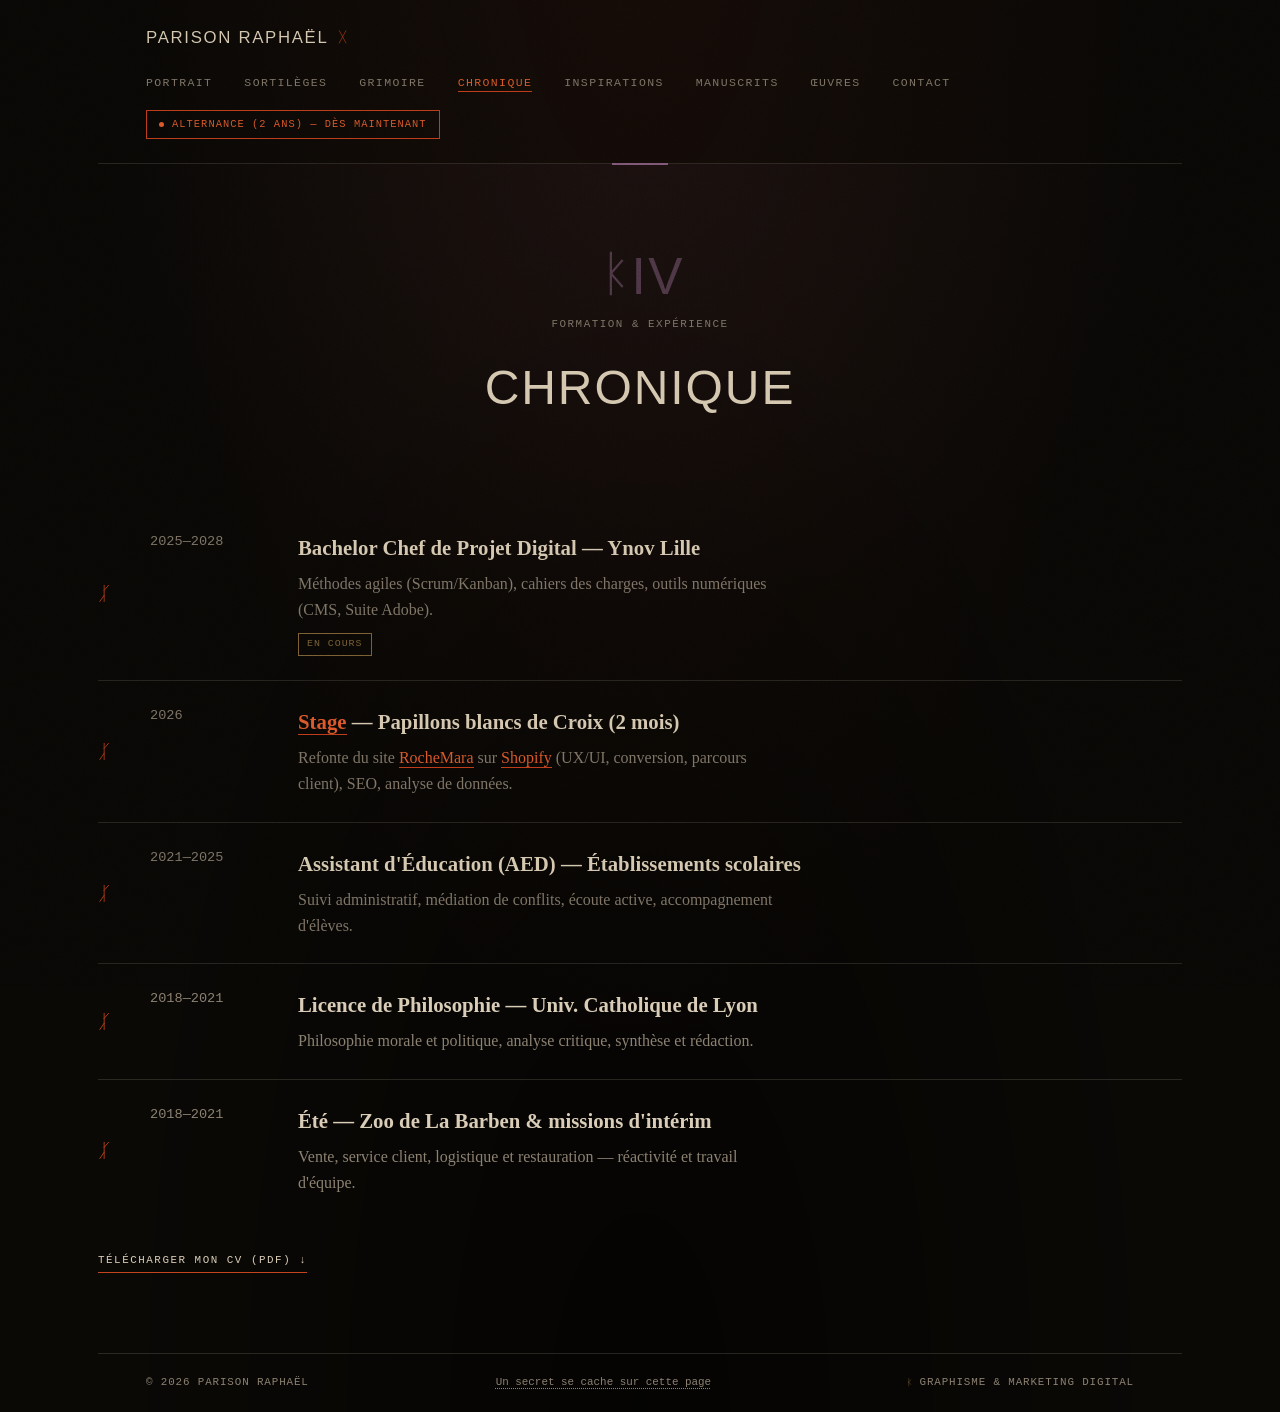
<file: chronique.html>
<!DOCTYPE html>
<html lang="fr">
<head>
<meta charset="UTF-8">
<meta name="viewport" content="width=device-width, initial-scale=1.0">
<link rel="icon" href="data:image/svg+xml,%3Csvg xmlns='http://www.w3.org/2000/svg' viewBox='0 0 100 100'%3E%3Crect width='100' height='100' fill='%230B0906'/%3E%3Ccircle cx='50' cy='50' r='38' fill='none' stroke='%23C4441E' stroke-width='4'/%3E%3Cpath d='M50 30 L50 70 M50 38 L62 30 M50 38 L38 30' fill='none' stroke='%23D9CDB8' stroke-width='4' stroke-linecap='square'/%3E%3C/svg%3E">
<meta name="description" content="Chronique — formation et expérience professionnelle de Parison Raphaël, du Bachelor Chef de Projet Digital à ses stages.">
<title>Chronique — Parison Raphaël</title>
<link rel="stylesheet" href="style.css">
</head>
<body>

<svg width="0" height="0" style="position:absolute" aria-hidden="true">
  <filter id="grainFilter">
    <feTurbulence type="fractalNoise" baseFrequency="0.85" numOctaves="2" stitchTiles="stitch" result="noise"/>
    <feColorMatrix in="noise" type="matrix" values="0 0 0 0 0  0 0 0 0 0  0 0 0 0 0  0 0 0 0.5 0"/>
  </filter>
  <defs>
    <path id="rune-a" d="M0,-13 L0,13 M0,-5 L7,-13 M0,3 L-7,13"/>
    <path id="rune-b" d="M-7,-13 L7,13 M7,-13 L-7,13"/>
    <path id="rune-c" d="M0,-13 L0,13 M0,0 L7,-8 M0,0 L7,8"/>
  </defs>
</svg>
<div class="grain"></div>

<div class="page">
  <header class="nav">
    <a href="index.html" class="nav__mark">Parison Raphaël<svg class="rune-mark nav__rune" viewBox="-10 -18 20 36"><use href="#rune-b"/></svg></a>
    <ul class="nav__links">
      <li><a href="portrait.html">Portrait</a></li>
      <li><a href="sortileges.html">Sortilèges</a></li>
      <li><a href="grimoire.html">Grimoire</a></li>
      <li><a href="chronique.html" class="is-active">Chronique</a></li>
      <li><a href="inspirations.html">Inspirations</a></li>
      <li><a href="manuscrits.html">Manuscrits</a></li>
      <li><a href="favorites.html">Œuvres</a></li>
      <li><a href="contact.html">Contact</a></li>
    </ul>
    <span class="tag"><span class="tag__dot"></span>Alternance (2 ans) — dès maintenant</span>
  </header>

  <section class="chronique accent-violet" id="chronique">
    <div class="section-head reveal" style="padding-top:0;">
      <span class="section-num"><svg class="rune-mark" viewBox="-10 -18 20 36"><use href="#rune-c"/></svg>IV</span>
      <span class="mono">Formation &amp; expérience</span>
      <h2 class="display">Chronique</h2>
    </div>
    <ul class="chronique-list">
      <li class="chronique-item reveal">
        <span class="chronique__dagger"><svg class="rune-mark" viewBox="-10 -18 20 36"><use href="#rune-a"/></svg></span>
        <span class="chronique__dates">2025—2028</span>
        <div>
          <h3 class="chronique__title">Bachelor Chef de Projet Digital — Ynov Lille</h3>
          <p class="chronique__desc">Méthodes agiles (Scrum/Kanban), cahiers des charges, outils numériques (CMS, Suite Adobe).</p>
          <span class="chronique__tag">En cours</span>
        </div>
      </li>
      <li class="chronique-item reveal">
        <span class="chronique__dagger"><svg class="rune-mark" viewBox="-10 -18 20 36"><use href="#rune-a"/></svg></span>
        <span class="chronique__dates">2026</span>
        <div>
          <h3 class="chronique__title"><span class="hl">Stage</span> — Papillons blancs de Croix (2 mois)</h3>
          <p class="chronique__desc">Refonte du site <span class="hl">RocheMara</span> sur <span class="hl">Shopify</span> (UX/UI, conversion, parcours client), SEO, analyse de données.</p>
        </div>
      </li>
      <li class="chronique-item reveal">
        <span class="chronique__dagger"><svg class="rune-mark" viewBox="-10 -18 20 36"><use href="#rune-a"/></svg></span>
        <span class="chronique__dates">2021—2025</span>
        <div>
          <h3 class="chronique__title">Assistant d'Éducation (AED) — Établissements scolaires</h3>
          <p class="chronique__desc">Suivi administratif, médiation de conflits, écoute active, accompagnement d'élèves.</p>
        </div>
      </li>
      <li class="chronique-item reveal">
        <span class="chronique__dagger"><svg class="rune-mark" viewBox="-10 -18 20 36"><use href="#rune-a"/></svg></span>
        <span class="chronique__dates">2018—2021</span>
        <div>
          <h3 class="chronique__title">Licence de Philosophie — Univ. Catholique de Lyon</h3>
          <p class="chronique__desc">Philosophie morale et politique, analyse critique, synthèse et rédaction.</p>
        </div>
      </li>
      <li class="chronique-item reveal">
        <span class="chronique__dagger"><svg class="rune-mark" viewBox="-10 -18 20 36"><use href="#rune-a"/></svg></span>
        <span class="chronique__dates">2018—2021</span>
        <div>
          <h3 class="chronique__title">Été — Zoo de La Barben &amp; missions d'intérim</h3>
          <p class="chronique__desc">Vente, service client, logistique et restauration — réactivité et travail d'équipe.</p>
        </div>
      </li>
    </ul>
    <a class="cv-link mono reveal" href="cv.pdf" target="_blank" rel="noopener">Télécharger mon CV (PDF) ↓</a>
  </section>

  <footer>
    <span>© 2026 Parison Raphaël</span>
    <button type="button" class="footer__hint" aria-expanded="false">Un secret se cache sur cette page</button>
    <span><svg class="rune-mark footer__rune" viewBox="-10 -18 20 36" aria-hidden="true"><use href="#rune-c"/></svg>Graphisme &amp; marketing digital</span>
  </footer>
</div>

<div class="snake-overlay" id="snakeOverlay" hidden>
  <div class="snake-modal">
    <div class="snake-modal__head">
      <span class="mono">Rituel — Le Serpent</span>
      <button class="snake-close" id="snakeClose" aria-label="Fermer">✕</button>
    </div>
    <canvas id="snakeCanvas" width="300" height="300"></canvas>
    <p class="mono" id="snakeScore">Score : 0</p>
    <p class="mono snake-hint">Flèches pour jouer · Échap pour fermer · Entrée pour rejouer</p>
  </div>
</div>

<script src="script.js"></script>
</body>
</html>
</file>
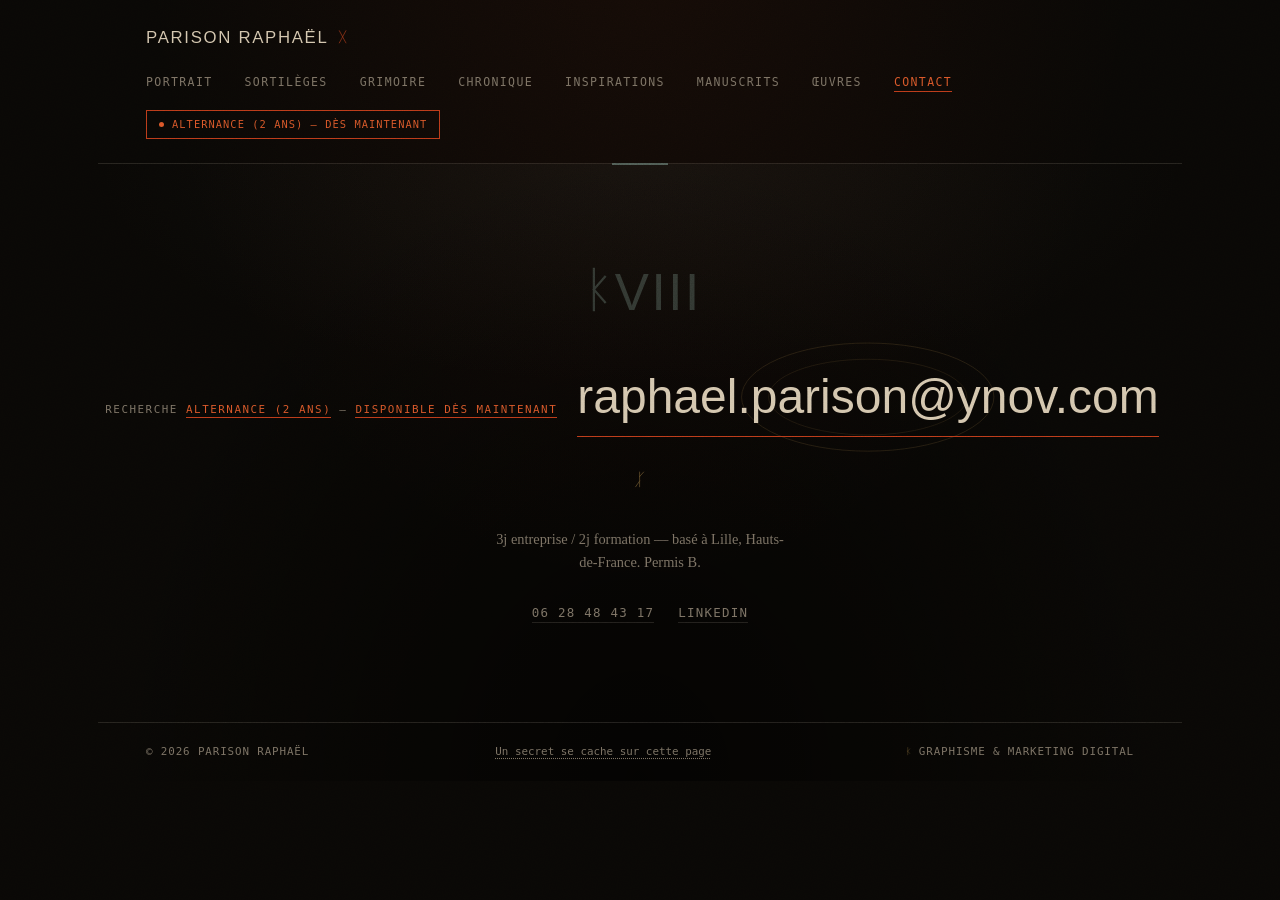
<file: contact.html>
<!DOCTYPE html>
<html lang="fr">
<head>
<meta charset="UTF-8">
<meta name="viewport" content="width=device-width, initial-scale=1.0">
<link rel="icon" href="data:image/svg+xml,%3Csvg xmlns='http://www.w3.org/2000/svg' viewBox='0 0 100 100'%3E%3Crect width='100' height='100' fill='%230B0906'/%3E%3Ccircle cx='50' cy='50' r='38' fill='none' stroke='%23C4441E' stroke-width='4'/%3E%3Cpath d='M50 30 L50 70 M50 38 L62 30 M50 38 L38 30' fill='none' stroke='%23D9CDB8' stroke-width='4' stroke-linecap='square'/%3E%3C/svg%3E">
<meta name="description" content="Contact — Parison Raphaël, en recherche d'une alternance de 2 ans disponible dès maintenant, basé à Lille.">
<title>Contact — Parison Raphaël</title>
<link rel="stylesheet" href="style.css">
</head>
<body>

<svg width="0" height="0" style="position:absolute" aria-hidden="true">
  <filter id="grainFilter">
    <feTurbulence type="fractalNoise" baseFrequency="0.85" numOctaves="2" stitchTiles="stitch" result="noise"/>
    <feColorMatrix in="noise" type="matrix" values="0 0 0 0 0  0 0 0 0 0  0 0 0 0 0  0 0 0 0.5 0"/>
  </filter>
  <defs>
    <path id="rune-a" d="M0,-13 L0,13 M0,-5 L7,-13 M0,3 L-7,13"/>
    <path id="rune-b" d="M-7,-13 L7,13 M7,-13 L-7,13"/>
    <path id="rune-c" d="M0,-13 L0,13 M0,0 L7,-8 M0,0 L7,8"/>
  </defs>
</svg>
<div class="grain"></div>

<div class="page">
  <header class="nav">
    <a href="index.html" class="nav__mark">Parison Raphaël<svg class="rune-mark nav__rune" viewBox="-10 -18 20 36"><use href="#rune-b"/></svg></a>
    <ul class="nav__links">
      <li><a href="portrait.html">Portrait</a></li>
      <li><a href="sortileges.html">Sortilèges</a></li>
      <li><a href="grimoire.html">Grimoire</a></li>
      <li><a href="chronique.html">Chronique</a></li>
      <li><a href="inspirations.html">Inspirations</a></li>
      <li><a href="manuscrits.html">Manuscrits</a></li>
      <li><a href="favorites.html">Œuvres</a></li>
      <li><a href="contact.html" class="is-active">Contact</a></li>
    </ul>
    <span class="tag"><span class="tag__dot"></span>Alternance (2 ans) — dès maintenant</span>
  </header>

  <section class="contact reveal accent-verdigris" id="contact">
    <span class="section-num"><svg class="rune-mark" viewBox="-10 -18 20 36"><use href="#rune-c"/></svg>VIII</span>
    <span class="mono">Recherche <span class="hl">alternance (2 ans)</span> — <span class="hl">disponible dès maintenant</span></span>
    <div class="contact__sigil">
      <svg viewBox="0 0 300 160" aria-hidden="true">
        <ellipse cx="150" cy="80" rx="140" ry="60" fill="none" stroke="currentColor" stroke-width="0.8"/>
        <ellipse cx="150" cy="80" rx="110" ry="42" fill="none" stroke="currentColor" stroke-width="0.6"/>
      </svg>
      <a class="contact__email" href="mailto:raphael.parison@ynov.com">raphael.parison@ynov.com</a>
    </div>
    <svg class="rune-mark contact__rune" viewBox="-10 -18 20 36" aria-hidden="true"><use href="#rune-a"/></svg>
    <p class="contact__meta">3j entreprise / 2j formation — basé à Lille, Hauts-de-France. Permis B.</p>
    <ul class="contact__socials">
      <li><a href="tel:0628484317">06 28 48 43 17</a></li>
      <li><a href="https://www.linkedin.com/in/rapha%C3%ABl-parison-614067359" target="_blank" rel="noopener">LinkedIn</a></li>
    </ul>
  </section>

  <footer>
    <span>© 2026 Parison Raphaël</span>
    <button type="button" class="footer__hint" aria-expanded="false">Un secret se cache sur cette page</button>
    <span><svg class="rune-mark footer__rune" viewBox="-10 -18 20 36" aria-hidden="true"><use href="#rune-c"/></svg>Graphisme &amp; marketing digital</span>
  </footer>
</div>

<div class="snake-overlay" id="snakeOverlay" hidden>
  <div class="snake-modal">
    <div class="snake-modal__head">
      <span class="mono">Rituel — Le Serpent</span>
      <button class="snake-close" id="snakeClose" aria-label="Fermer">✕</button>
    </div>
    <canvas id="snakeCanvas" width="300" height="300"></canvas>
    <p class="mono" id="snakeScore">Score : 0</p>
    <p class="mono snake-hint">Flèches pour jouer · Échap pour fermer · Entrée pour rejouer</p>
  </div>
</div>

<script src="script.js"></script>
</body>
</html>
</file>
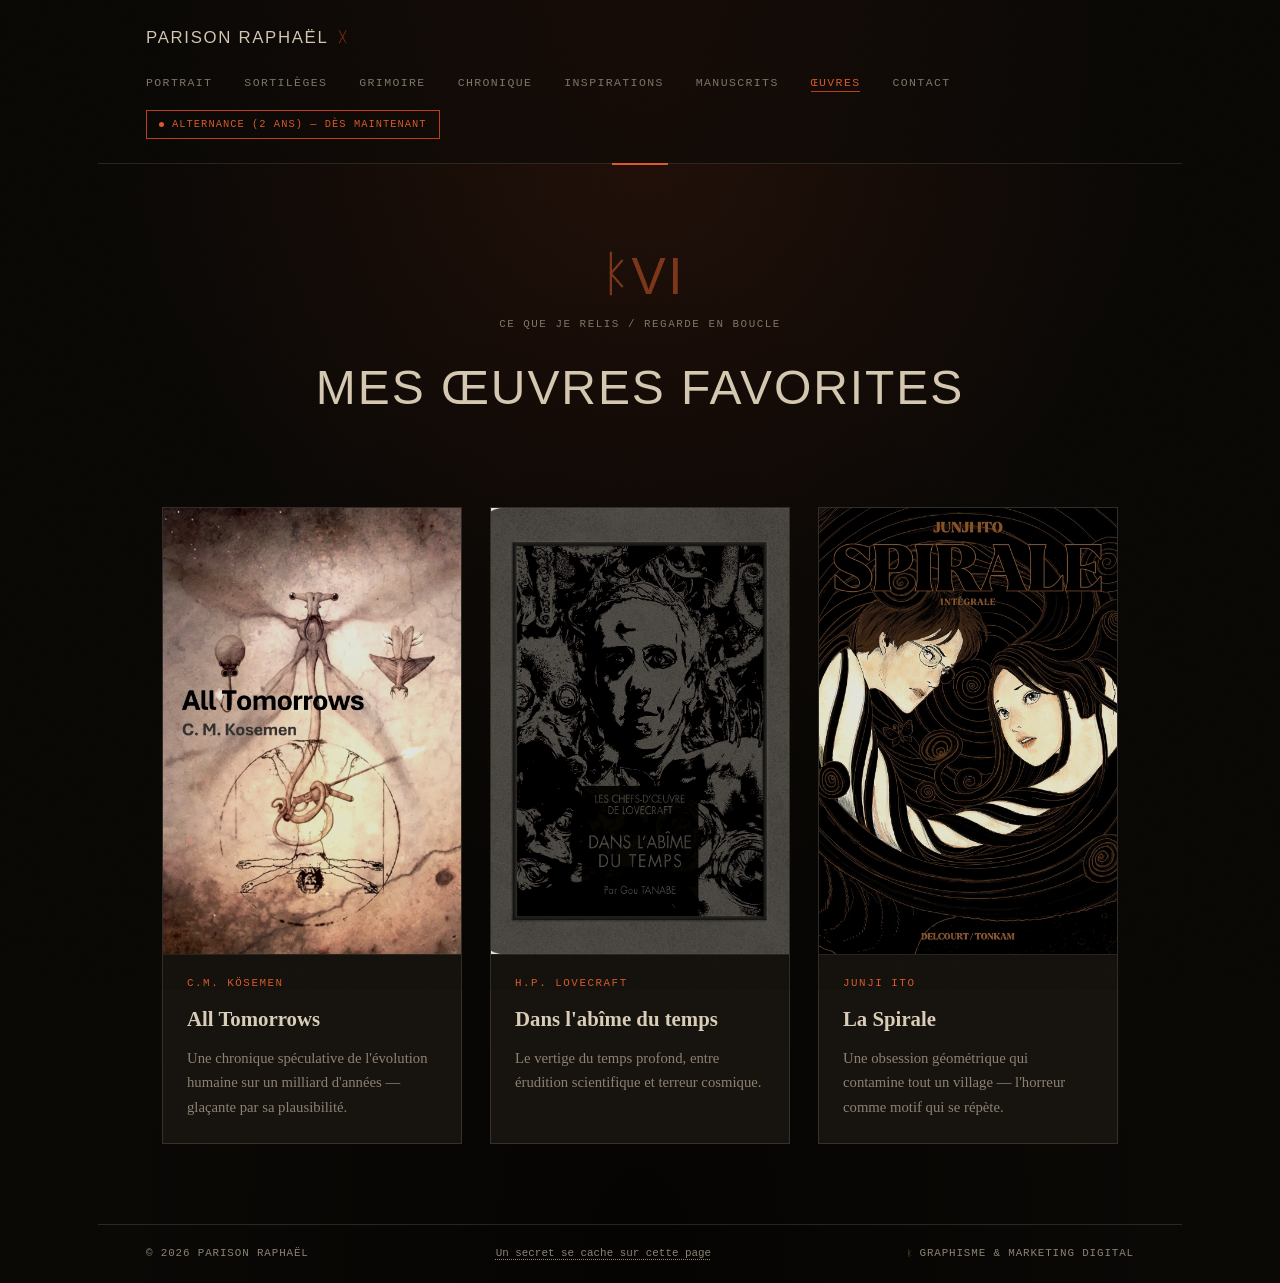
<file: favorites.html>
<!DOCTYPE html>
<html lang="fr">
<head>
<meta charset="UTF-8">
<meta name="viewport" content="width=device-width, initial-scale=1.0">
<link rel="icon" href="data:image/svg+xml,%3Csvg xmlns='http://www.w3.org/2000/svg' viewBox='0 0 100 100'%3E%3Crect width='100' height='100' fill='%230B0906'/%3E%3Ccircle cx='50' cy='50' r='38' fill='none' stroke='%23C4441E' stroke-width='4'/%3E%3Cpath d='M50 30 L50 70 M50 38 L62 30 M50 38 L38 30' fill='none' stroke='%23D9CDB8' stroke-width='4' stroke-linecap='square'/%3E%3C/svg%3E">
<meta name="description" content="Œuvres favorites — les livres et bandes dessinées que Parison Raphaël relit en boucle.">
<title>Œuvres favorites — Parison Raphaël</title>
<link rel="stylesheet" href="style.css">
</head>
<body>

<svg width="0" height="0" style="position:absolute" aria-hidden="true">
  <filter id="grainFilter">
    <feTurbulence type="fractalNoise" baseFrequency="0.85" numOctaves="2" stitchTiles="stitch" result="noise"/>
    <feColorMatrix in="noise" type="matrix" values="0 0 0 0 0  0 0 0 0 0  0 0 0 0 0  0 0 0 0.5 0"/>
  </filter>
  <defs>
    <path id="rune-a" d="M0,-13 L0,13 M0,-5 L7,-13 M0,3 L-7,13"/>
    <path id="rune-b" d="M-7,-13 L7,13 M7,-13 L-7,13"/>
    <path id="rune-c" d="M0,-13 L0,13 M0,0 L7,-8 M0,0 L7,8"/>
  </defs>
</svg>
<div class="grain"></div>

<div class="page">
  <header class="nav">
    <a href="index.html" class="nav__mark">Parison Raphaël<svg class="rune-mark nav__rune" viewBox="-10 -18 20 36"><use href="#rune-b"/></svg></a>
    <ul class="nav__links">
      <li><a href="portrait.html">Portrait</a></li>
      <li><a href="sortileges.html">Sortilèges</a></li>
      <li><a href="grimoire.html">Grimoire</a></li>
      <li><a href="chronique.html">Chronique</a></li>
      <li><a href="inspirations.html">Inspirations</a></li>
      <li><a href="manuscrits.html">Manuscrits</a></li>
      <li><a href="favorites.html" class="is-active">Œuvres</a></li>
      <li><a href="contact.html">Contact</a></li>
    </ul>
    <span class="tag"><span class="tag__dot"></span>Alternance (2 ans) — dès maintenant</span>
  </header>

  <section class="favorites accent-ember" id="favorites">
    <div class="section-head reveal" style="padding-top:0;">
      <span class="section-num"><svg class="rune-mark" viewBox="-10 -18 20 36"><use href="#rune-c"/></svg>VI</span>
      <span class="mono">Ce que je relis / regarde en boucle</span>
      <h2 class="display">Mes œuvres favorites</h2>
    </div>
    <div class="favorites-grid">
      <div class="favorite-item reveal">
        <div class="favorite-item__cover"><img src="assets/covers/all-tomorrows.webp" alt="Couverture — All Tomorrows, C.M. Kösemen" loading="lazy"></div>
        <p class="mono favorite-item__author">C.M. Kösemen</p>
        <h3 class="favorite-item__title">All Tomorrows</h3>
        <p class="favorite-item__note">Une chronique spéculative de l'évolution humaine sur un milliard d'années — glaçante par sa plausibilité.</p>
      </div>
      <div class="favorite-item reveal">
        <div class="favorite-item__cover"><img src="assets/covers/abime-du-temps.jpg" alt="Couverture — Dans l'abîme du temps, H.P. Lovecraft" loading="lazy"></div>
        <p class="mono favorite-item__author">H.P. Lovecraft</p>
        <h3 class="favorite-item__title">Dans l'abîme du temps</h3>
        <p class="favorite-item__note">Le vertige du temps profond, entre érudition scientifique et terreur cosmique.</p>
      </div>
      <div class="favorite-item reveal">
        <div class="favorite-item__cover"><img src="assets/covers/spirale.jpg" alt="Couverture — La Spirale, Junji Ito" loading="lazy"></div>
        <p class="mono favorite-item__author">Junji Ito</p>
        <h3 class="favorite-item__title">La Spirale</h3>
        <p class="favorite-item__note">Une obsession géométrique qui contamine tout un village — l'horreur comme motif qui se répète.</p>
      </div>
    </div>
  </section>

  <footer>
    <span>© 2026 Parison Raphaël</span>
    <button type="button" class="footer__hint" aria-expanded="false">Un secret se cache sur cette page</button>
    <span><svg class="rune-mark footer__rune" viewBox="-10 -18 20 36" aria-hidden="true"><use href="#rune-c"/></svg>Graphisme &amp; marketing digital</span>
  </footer>
</div>

<div class="snake-overlay" id="snakeOverlay" hidden>
  <div class="snake-modal">
    <div class="snake-modal__head">
      <span class="mono">Rituel — Le Serpent</span>
      <button class="snake-close" id="snakeClose" aria-label="Fermer">✕</button>
    </div>
    <canvas id="snakeCanvas" width="300" height="300"></canvas>
    <p class="mono" id="snakeScore">Score : 0</p>
    <p class="mono snake-hint">Flèches pour jouer · Échap pour fermer · Entrée pour rejouer</p>
  </div>
</div>

<script src="script.js"></script>
</body>
</html>
</file>
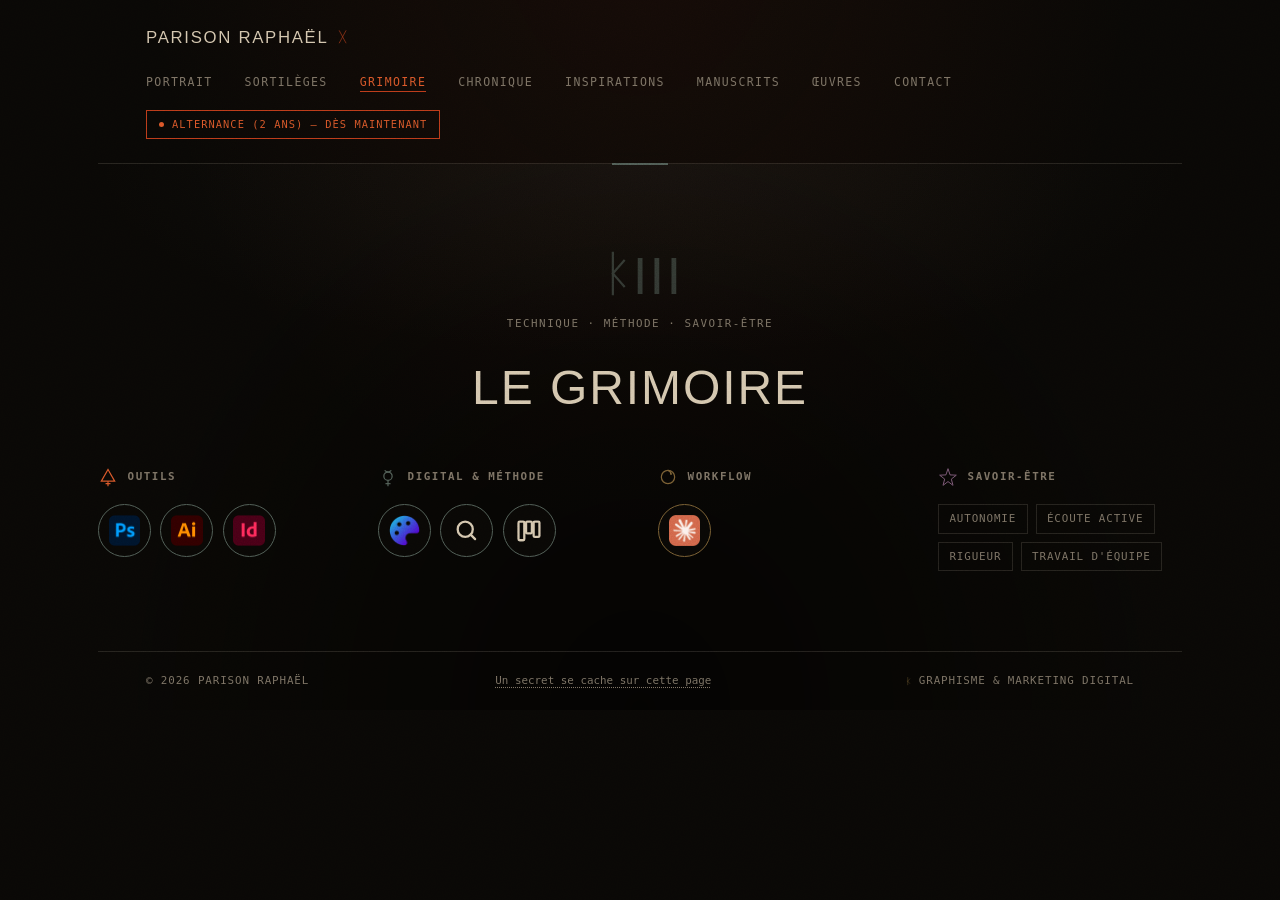
<file: grimoire.html>
<!DOCTYPE html>
<html lang="fr">
<head>
<meta charset="UTF-8">
<meta name="viewport" content="width=device-width, initial-scale=1.0">
<link rel="icon" href="data:image/svg+xml,%3Csvg xmlns='http://www.w3.org/2000/svg' viewBox='0 0 100 100'%3E%3Crect width='100' height='100' fill='%230B0906'/%3E%3Ccircle cx='50' cy='50' r='38' fill='none' stroke='%23C4441E' stroke-width='4'/%3E%3Cpath d='M50 30 L50 70 M50 38 L62 30 M50 38 L38 30' fill='none' stroke='%23D9CDB8' stroke-width='4' stroke-linecap='square'/%3E%3C/svg%3E">
<meta name="description" content="Le Grimoire — outils, méthodes et compétences techniques de Parison Raphaël (Suite Adobe, UX/UI, gestion de projet).">
<title>Grimoire — Parison Raphaël</title>
<link rel="stylesheet" href="style.css">
</head>
<body>

<svg width="0" height="0" style="position:absolute" aria-hidden="true">
  <filter id="grainFilter">
    <feTurbulence type="fractalNoise" baseFrequency="0.85" numOctaves="2" stitchTiles="stitch" result="noise"/>
    <feColorMatrix in="noise" type="matrix" values="0 0 0 0 0  0 0 0 0 0  0 0 0 0 0  0 0 0 0.5 0"/>
  </filter>
  <defs>
    <path id="rune-a" d="M0,-13 L0,13 M0,-5 L7,-13 M0,3 L-7,13"/>
    <path id="rune-b" d="M-7,-13 L7,13 M7,-13 L-7,13"/>
    <path id="rune-c" d="M0,-13 L0,13 M0,0 L7,-8 M0,0 L7,8"/>
  </defs>
</svg>
<div class="grain"></div>

<div class="page">
  <header class="nav">
    <a href="index.html" class="nav__mark">Parison Raphaël<svg class="rune-mark nav__rune" viewBox="-10 -18 20 36"><use href="#rune-b"/></svg></a>
    <ul class="nav__links">
      <li><a href="portrait.html">Portrait</a></li>
      <li><a href="sortileges.html">Sortilèges</a></li>
      <li><a href="grimoire.html" class="is-active">Grimoire</a></li>
      <li><a href="chronique.html">Chronique</a></li>
      <li><a href="inspirations.html">Inspirations</a></li>
      <li><a href="manuscrits.html">Manuscrits</a></li>
      <li><a href="favorites.html">Œuvres</a></li>
      <li><a href="contact.html">Contact</a></li>
    </ul>
    <span class="tag"><span class="tag__dot"></span>Alternance (2 ans) — dès maintenant</span>
  </header>

  <section id="grimoire" class="accent-verdigris">
    <div class="section-head reveal">
      <span class="section-num"><svg class="rune-mark" viewBox="-10 -18 20 36"><use href="#rune-c"/></svg>III</span>
      <span class="mono">Technique · Méthode · Savoir-être</span>
      <h2 class="display">Le Grimoire</h2>
    </div>
    <div class="grimoire-grid">
      <div class="reveal">
        <div class="glyph-head">
          <svg viewBox="0 0 24 24" style="color:var(--ember-bright)"><path d="M12 3 L20 17 H4 Z" fill="none" stroke="currentColor" stroke-width="1.5"/><path d="M12 17 V23 M9 20 H15" fill="none" stroke="currentColor" stroke-width="1.5"/></svg>
          <h3 class="mono" style="margin:0;">Outils</h3>
        </div>
        <div class="seal-row">
          <span class="seal" role="img" aria-label="Photoshop"><img src="assets/icons/photoshop.png" alt="" loading="lazy"></span>
          <span class="seal" role="img" aria-label="Illustrator"><img src="assets/icons/illustrator.png" alt="" loading="lazy"></span>
          <span class="seal" role="img" aria-label="InDesign"><img src="assets/icons/indesign.png" alt="" loading="lazy"></span>
        </div>
      </div>
      <div class="reveal">
        <div class="glyph-head">
          <svg viewBox="0 0 24 24" style="color:var(--verdigris)"><circle cx="12" cy="11" r="5" fill="none" stroke="currentColor" stroke-width="1.5"/><path d="M8 4 Q12 8 16 4" fill="none" stroke="currentColor" stroke-width="1.5"/><path d="M12 16 V23 M9 20 H15" fill="none" stroke="currentColor" stroke-width="1.5"/></svg>
          <h3 class="mono" style="margin:0;">Digital &amp; méthode</h3>
        </div>
        <div class="seal-row">
          <span class="seal" role="img" aria-label="Design / UX-UI"><img src="assets/icons/palette.png" alt="" loading="lazy"></span>
          <span class="seal" role="img" aria-label="SEO"><svg viewBox="0 0 24 24" fill="none" stroke="currentColor" stroke-width="2" stroke-linecap="round" stroke-linejoin="round"><circle cx="10.5" cy="10.5" r="6.5"/><line x1="19" y1="19" x2="15.2" y2="15.2"/></svg></span>
          <span class="seal" role="img" aria-label="Scrum/Kanban"><svg viewBox="0 0 24 24" fill="none" stroke="currentColor" stroke-width="2" stroke-linecap="round" stroke-linejoin="round"><rect x="3" y="4" width="5" height="16" rx="1"/><rect x="9.5" y="4" width="5" height="10" rx="1"/><rect x="16" y="4" width="5" height="13" rx="1"/></svg></span>
        </div>
      </div>
      <div class="reveal">
        <div class="glyph-head">
          <svg viewBox="0 0 24 24" style="color:var(--gold)"><circle cx="12" cy="12" r="8" fill="none" stroke="currentColor" stroke-width="1.5"/><path d="M12 4 q3.5 1 3.5 4.5" fill="none" stroke="currentColor" stroke-width="1.5"/><circle cx="15.6" cy="8.4" r="1.1" fill="currentColor"/></svg>
          <h3 class="mono" style="margin:0;">Workflow</h3>
        </div>
        <div class="seal-row">
          <span class="seal seal--gold" role="img" aria-label="Claude Code"><img src="assets/icons/claude.png" alt="" loading="lazy"></span>
        </div>
      </div>
      <div class="reveal">
        <div class="glyph-head">
          <svg viewBox="0 0 24 24" style="color:var(--violet-bright)"><path d="M12 2 L14.5 9.5 L22 9.8 L16 14.5 L18 22 L12 17.5 L6 22 L8 14.5 L2 9.8 L9.5 9.5 Z" fill="none" stroke="currentColor" stroke-width="1.2"/></svg>
          <h3 class="mono" style="margin:0;">Savoir-être</h3>
        </div>
        <ul class="portrait__tags portrait__tags--skills">
          <li>Autonomie</li>
          <li>Écoute active</li>
          <li>Rigueur</li>
          <li>Travail d'équipe</li>
        </ul>
      </div>
    </div>
  </section>

  <footer>
    <span>© 2026 Parison Raphaël</span>
    <button type="button" class="footer__hint" aria-expanded="false">Un secret se cache sur cette page</button>
    <span><svg class="rune-mark footer__rune" viewBox="-10 -18 20 36" aria-hidden="true"><use href="#rune-c"/></svg>Graphisme &amp; marketing digital</span>
  </footer>
</div>

<div class="snake-overlay" id="snakeOverlay" hidden>
  <div class="snake-modal">
    <div class="snake-modal__head">
      <span class="mono">Rituel — Le Serpent</span>
      <button class="snake-close" id="snakeClose" aria-label="Fermer">✕</button>
    </div>
    <canvas id="snakeCanvas" width="300" height="300"></canvas>
    <p class="mono" id="snakeScore">Score : 0</p>
    <p class="mono snake-hint">Flèches pour jouer · Échap pour fermer · Entrée pour rejouer</p>
  </div>
</div>

<script src="script.js"></script>
</body>
</html>
</file>
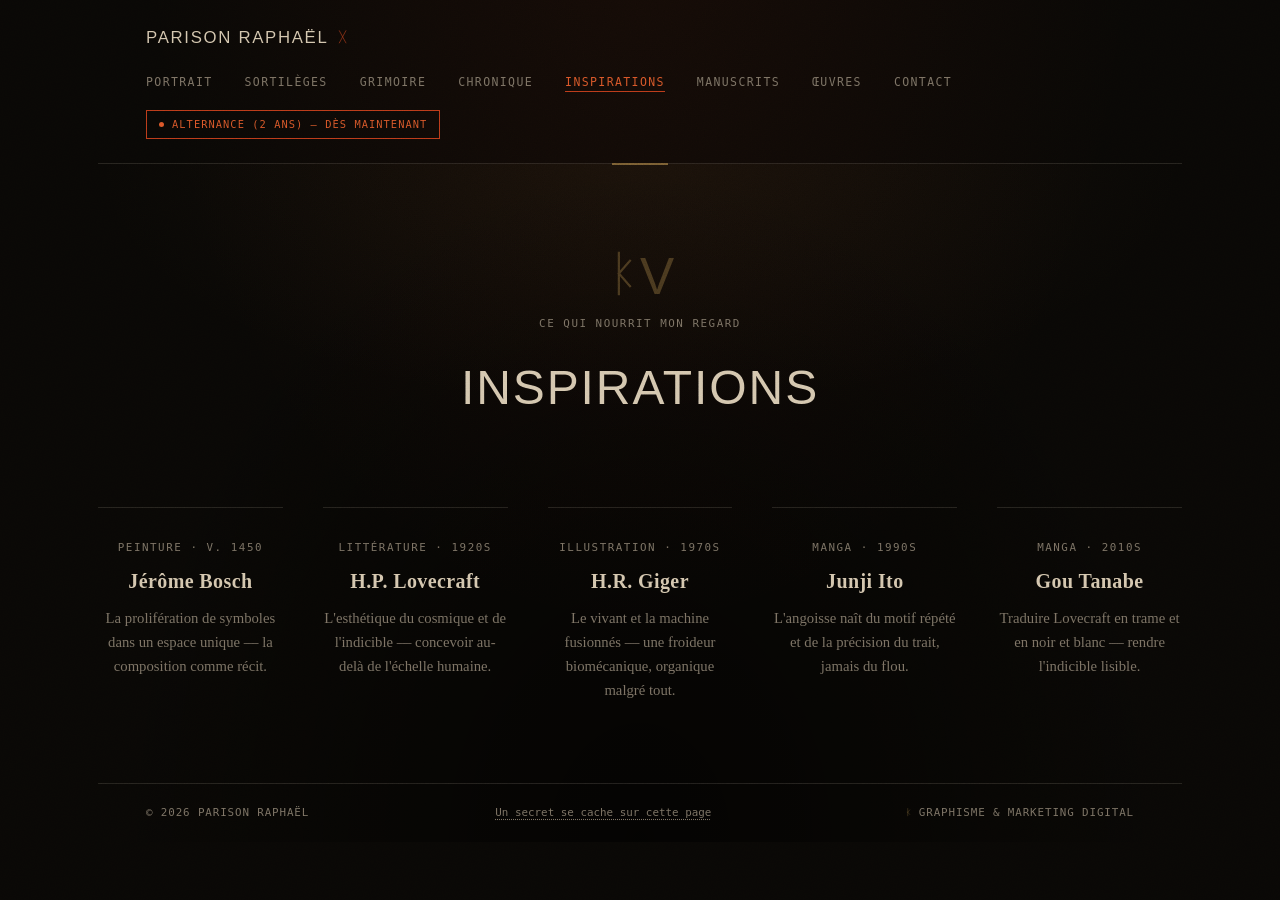
<file: inspirations.html>
<!DOCTYPE html>
<html lang="fr">
<head>
<meta charset="UTF-8">
<meta name="viewport" content="width=device-width, initial-scale=1.0">
<link rel="icon" href="data:image/svg+xml,%3Csvg xmlns='http://www.w3.org/2000/svg' viewBox='0 0 100 100'%3E%3Crect width='100' height='100' fill='%230B0906'/%3E%3Ccircle cx='50' cy='50' r='38' fill='none' stroke='%23C4441E' stroke-width='4'/%3E%3Cpath d='M50 30 L50 70 M50 38 L62 30 M50 38 L38 30' fill='none' stroke='%23D9CDB8' stroke-width='4' stroke-linecap='square'/%3E%3C/svg%3E">
<meta name="description" content="Inspirations — les artistes et œuvres qui nourrissent le regard de Parison Raphaël : Bosch, Lovecraft, Giger, Junji Ito, Gou Tanabe.">
<title>Inspirations — Parison Raphaël</title>
<link rel="stylesheet" href="style.css">
</head>
<body>

<svg width="0" height="0" style="position:absolute" aria-hidden="true">
  <filter id="grainFilter">
    <feTurbulence type="fractalNoise" baseFrequency="0.85" numOctaves="2" stitchTiles="stitch" result="noise"/>
    <feColorMatrix in="noise" type="matrix" values="0 0 0 0 0  0 0 0 0 0  0 0 0 0 0  0 0 0 0.5 0"/>
  </filter>
  <defs>
    <path id="rune-a" d="M0,-13 L0,13 M0,-5 L7,-13 M0,3 L-7,13"/>
    <path id="rune-b" d="M-7,-13 L7,13 M7,-13 L-7,13"/>
    <path id="rune-c" d="M0,-13 L0,13 M0,0 L7,-8 M0,0 L7,8"/>
  </defs>
</svg>
<div class="grain"></div>

<div class="page">
  <header class="nav">
    <a href="index.html" class="nav__mark">Parison Raphaël<svg class="rune-mark nav__rune" viewBox="-10 -18 20 36"><use href="#rune-b"/></svg></a>
    <ul class="nav__links">
      <li><a href="portrait.html">Portrait</a></li>
      <li><a href="sortileges.html">Sortilèges</a></li>
      <li><a href="grimoire.html">Grimoire</a></li>
      <li><a href="chronique.html">Chronique</a></li>
      <li><a href="inspirations.html" class="is-active">Inspirations</a></li>
      <li><a href="manuscrits.html">Manuscrits</a></li>
      <li><a href="favorites.html">Œuvres</a></li>
      <li><a href="contact.html">Contact</a></li>
    </ul>
    <span class="tag"><span class="tag__dot"></span>Alternance (2 ans) — dès maintenant</span>
  </header>

  <section class="inspirations accent-gold" id="inspirations">
    <div class="section-head reveal" style="padding-top:0;">
      <span class="section-num"><svg class="rune-mark" viewBox="-10 -18 20 36"><use href="#rune-c"/></svg>V</span>
      <span class="mono">Ce qui nourrit mon regard</span>
      <h2 class="display">Inspirations</h2>
    </div>
    <div class="inspirations-grid">
      <div class="inspiration-item reveal">
        <p class="mono inspiration-item__era">Peinture · v. 1450</p>
        <h3 class="inspiration-item__name">Jérôme Bosch</h3>
        <p class="inspiration-item__note">La prolifération de symboles dans un espace unique — la composition comme récit.</p>
      </div>
      <div class="inspiration-item reveal">
        <p class="mono inspiration-item__era">Littérature · 1920s</p>
        <h3 class="inspiration-item__name">H.P. Lovecraft</h3>
        <p class="inspiration-item__note">L'esthétique du cosmique et de l'indicible — concevoir au-delà de l'échelle humaine.</p>
      </div>
      <div class="inspiration-item reveal">
        <p class="mono inspiration-item__era">Illustration · 1970s</p>
        <h3 class="inspiration-item__name">H.R. Giger</h3>
        <p class="inspiration-item__note">Le vivant et la machine fusionnés — une froideur biomécanique, organique malgré tout.</p>
      </div>
      <div class="inspiration-item reveal">
        <p class="mono inspiration-item__era">Manga · 1990s</p>
        <h3 class="inspiration-item__name">Junji Ito</h3>
        <p class="inspiration-item__note">L'angoisse naît du motif répété et de la précision du trait, jamais du flou.</p>
      </div>
      <div class="inspiration-item reveal">
        <p class="mono inspiration-item__era">Manga · 2010s</p>
        <h3 class="inspiration-item__name">Gou Tanabe</h3>
        <p class="inspiration-item__note">Traduire Lovecraft en trame et en noir et blanc — rendre l'indicible lisible.</p>
      </div>
    </div>
  </section>

  <footer>
    <span>© 2026 Parison Raphaël</span>
    <button type="button" class="footer__hint" aria-expanded="false">Un secret se cache sur cette page</button>
    <span><svg class="rune-mark footer__rune" viewBox="-10 -18 20 36" aria-hidden="true"><use href="#rune-c"/></svg>Graphisme &amp; marketing digital</span>
  </footer>
</div>

<div class="snake-overlay" id="snakeOverlay" hidden>
  <div class="snake-modal">
    <div class="snake-modal__head">
      <span class="mono">Rituel — Le Serpent</span>
      <button class="snake-close" id="snakeClose" aria-label="Fermer">✕</button>
    </div>
    <canvas id="snakeCanvas" width="300" height="300"></canvas>
    <p class="mono" id="snakeScore">Score : 0</p>
    <p class="mono snake-hint">Flèches pour jouer · Échap pour fermer · Entrée pour rejouer</p>
  </div>
</div>

<script src="script.js"></script>
</body>
</html>
</file>
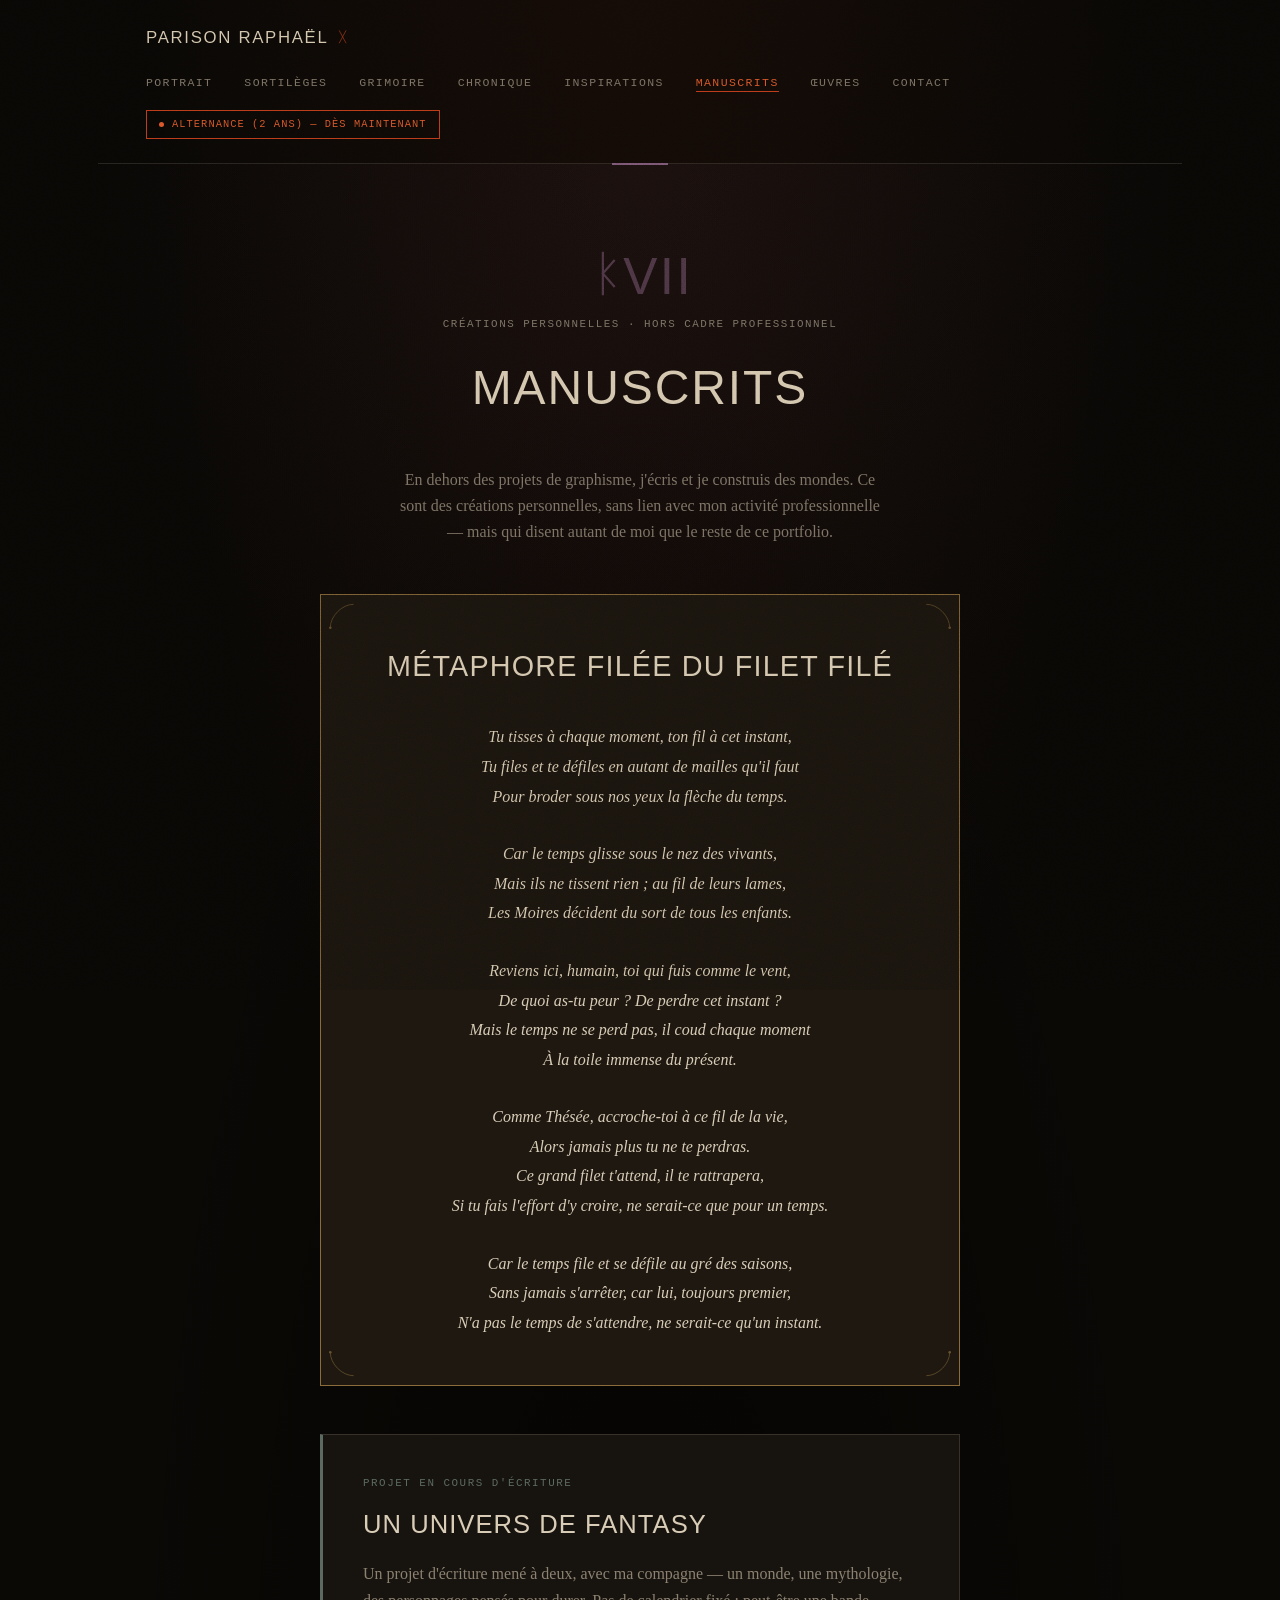
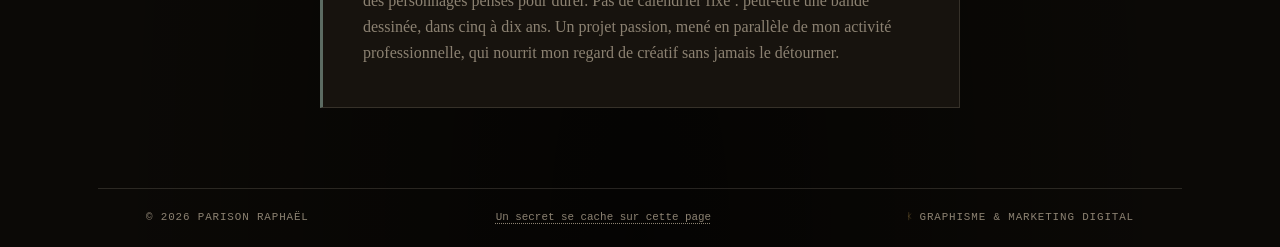
<file: manuscrits.html>
<!DOCTYPE html>
<html lang="fr">
<head>
<meta charset="UTF-8">
<meta name="viewport" content="width=device-width, initial-scale=1.0">
<link rel="icon" href="data:image/svg+xml,%3Csvg xmlns='http://www.w3.org/2000/svg' viewBox='0 0 100 100'%3E%3Crect width='100' height='100' fill='%230B0906'/%3E%3Ccircle cx='50' cy='50' r='38' fill='none' stroke='%23C4441E' stroke-width='4'/%3E%3Cpath d='M50 30 L50 70 M50 38 L62 30 M50 38 L38 30' fill='none' stroke='%23D9CDB8' stroke-width='4' stroke-linecap='square'/%3E%3C/svg%3E">
<meta name="description" content="Manuscrits — créations personnelles de Parison Raphaël, en dehors du cadre professionnel : poésie et univers de fantasy en écriture.">
<title>Manuscrits — Parison Raphaël</title>
<link rel="stylesheet" href="style.css">
</head>
<body>

<svg width="0" height="0" style="position:absolute" aria-hidden="true">
  <filter id="grainFilter">
    <feTurbulence type="fractalNoise" baseFrequency="0.85" numOctaves="2" stitchTiles="stitch" result="noise"/>
    <feColorMatrix in="noise" type="matrix" values="0 0 0 0 0  0 0 0 0 0  0 0 0 0 0  0 0 0 0.5 0"/>
  </filter>
  <defs>
    <path id="rune-a" d="M0,-13 L0,13 M0,-5 L7,-13 M0,3 L-7,13"/>
    <path id="rune-b" d="M-7,-13 L7,13 M7,-13 L-7,13"/>
    <path id="rune-c" d="M0,-13 L0,13 M0,0 L7,-8 M0,0 L7,8"/>
  </defs>
</svg>
<div class="grain"></div>

<div class="page">
  <header class="nav">
    <a href="index.html" class="nav__mark">Parison Raphaël<svg class="rune-mark nav__rune" viewBox="-10 -18 20 36"><use href="#rune-b"/></svg></a>
    <ul class="nav__links">
      <li><a href="portrait.html">Portrait</a></li>
      <li><a href="sortileges.html">Sortilèges</a></li>
      <li><a href="grimoire.html">Grimoire</a></li>
      <li><a href="chronique.html">Chronique</a></li>
      <li><a href="inspirations.html">Inspirations</a></li>
      <li><a href="manuscrits.html" class="is-active">Manuscrits</a></li>
      <li><a href="favorites.html">Œuvres</a></li>
      <li><a href="contact.html">Contact</a></li>
    </ul>
    <span class="tag"><span class="tag__dot"></span>Alternance (2 ans) — dès maintenant</span>
  </header>

  <section class="manuscrits accent-violet" id="manuscrits">
    <div class="section-head reveal" style="padding-top:0;">
      <span class="section-num"><svg class="rune-mark" viewBox="-10 -18 20 36"><use href="#rune-c"/></svg>VII</span>
      <span class="mono">Créations personnelles · Hors cadre professionnel</span>
      <h2 class="display">Manuscrits</h2>
    </div>

    <p class="manuscript-intro reveal">En dehors des projets de graphisme, j'écris et je construis des mondes. Ce sont des créations personnelles, sans lien avec mon activité professionnelle — mais qui disent autant de moi que le reste de ce portfolio.</p>

    <article class="poem reveal">
      <svg class="plate__corner plate__corner--tl" viewBox="0 0 40 40"><path d="M2 38 C2 20 20 2 38 2" fill="none" stroke="currentColor" stroke-width="1.2"/><circle cx="2" cy="38" r="2" fill="currentColor"/></svg>
      <svg class="plate__corner plate__corner--tr" viewBox="0 0 40 40"><path d="M2 38 C2 20 20 2 38 2" fill="none" stroke="currentColor" stroke-width="1.2"/><circle cx="2" cy="38" r="2" fill="currentColor"/></svg>
      <svg class="plate__corner plate__corner--bl" viewBox="0 0 40 40"><path d="M2 38 C2 20 20 2 38 2" fill="none" stroke="currentColor" stroke-width="1.2"/><circle cx="2" cy="38" r="2" fill="currentColor"/></svg>
      <svg class="plate__corner plate__corner--br" viewBox="0 0 40 40"><path d="M2 38 C2 20 20 2 38 2" fill="none" stroke="currentColor" stroke-width="1.2"/><circle cx="2" cy="38" r="2" fill="currentColor"/></svg>
      <h3 class="poem__title display">Métaphore filée du filet filé</h3>
      <div class="poem__body">
        <p>Tu tisses à chaque moment, ton fil à cet instant,<br>
        Tu files et te défiles en autant de mailles qu'il faut<br>
        Pour broder sous nos yeux la flèche du temps.</p>

        <p>Car le temps glisse sous le nez des vivants,<br>
        Mais ils ne tissent rien ; au fil de leurs lames,<br>
        Les Moires décident du sort de tous les enfants.</p>

        <p>Reviens ici, humain, toi qui fuis comme le vent,<br>
        De quoi as-tu peur ? De perdre cet instant ?<br>
        Mais le temps ne se perd pas, il coud chaque moment<br>
        À la toile immense du présent.</p>

        <p>Comme Thésée, accroche-toi à ce fil de la vie,<br>
        Alors jamais plus tu ne te perdras.<br>
        Ce grand filet t'attend, il te rattrapera,<br>
        Si tu fais l'effort d'y croire, ne serait-ce que pour un temps.</p>

        <p>Car le temps file et se défile au gré des saisons,<br>
        Sans jamais s'arrêter, car lui, toujours premier,<br>
        N'a pas le temps de s'attendre, ne serait-ce qu'un instant.</p>
      </div>
    </article>

    <article class="manuscript-project reveal">
      <span class="mono manuscript-project__label">Projet en cours d'écriture</span>
      <h3 class="manuscript-project__title display">Un univers de fantasy</h3>
      <p>Un projet d'écriture mené à deux, avec ma compagne — un monde, une mythologie, des personnages pensés pour durer. Pas de calendrier fixé : peut-être une bande dessinée, dans cinq à dix ans. Un projet passion, mené en parallèle de mon activité professionnelle, qui nourrit mon regard de créatif sans jamais le détourner.</p>
    </article>
  </section>

  <footer>
    <span>© 2026 Parison Raphaël</span>
    <button type="button" class="footer__hint" aria-expanded="false">Un secret se cache sur cette page</button>
    <span><svg class="rune-mark footer__rune" viewBox="-10 -18 20 36" aria-hidden="true"><use href="#rune-c"/></svg>Graphisme &amp; marketing digital</span>
  </footer>
</div>

<div class="snake-overlay" id="snakeOverlay" hidden>
  <div class="snake-modal">
    <div class="snake-modal__head">
      <span class="mono">Rituel — Le Serpent</span>
      <button class="snake-close" id="snakeClose" aria-label="Fermer">✕</button>
    </div>
    <canvas id="snakeCanvas" width="300" height="300"></canvas>
    <p class="mono" id="snakeScore">Score : 0</p>
    <p class="mono snake-hint">Flèches pour jouer · Échap pour fermer · Entrée pour rejouer</p>
  </div>
</div>

<script src="script.js"></script>
</body>
</html>
</file>
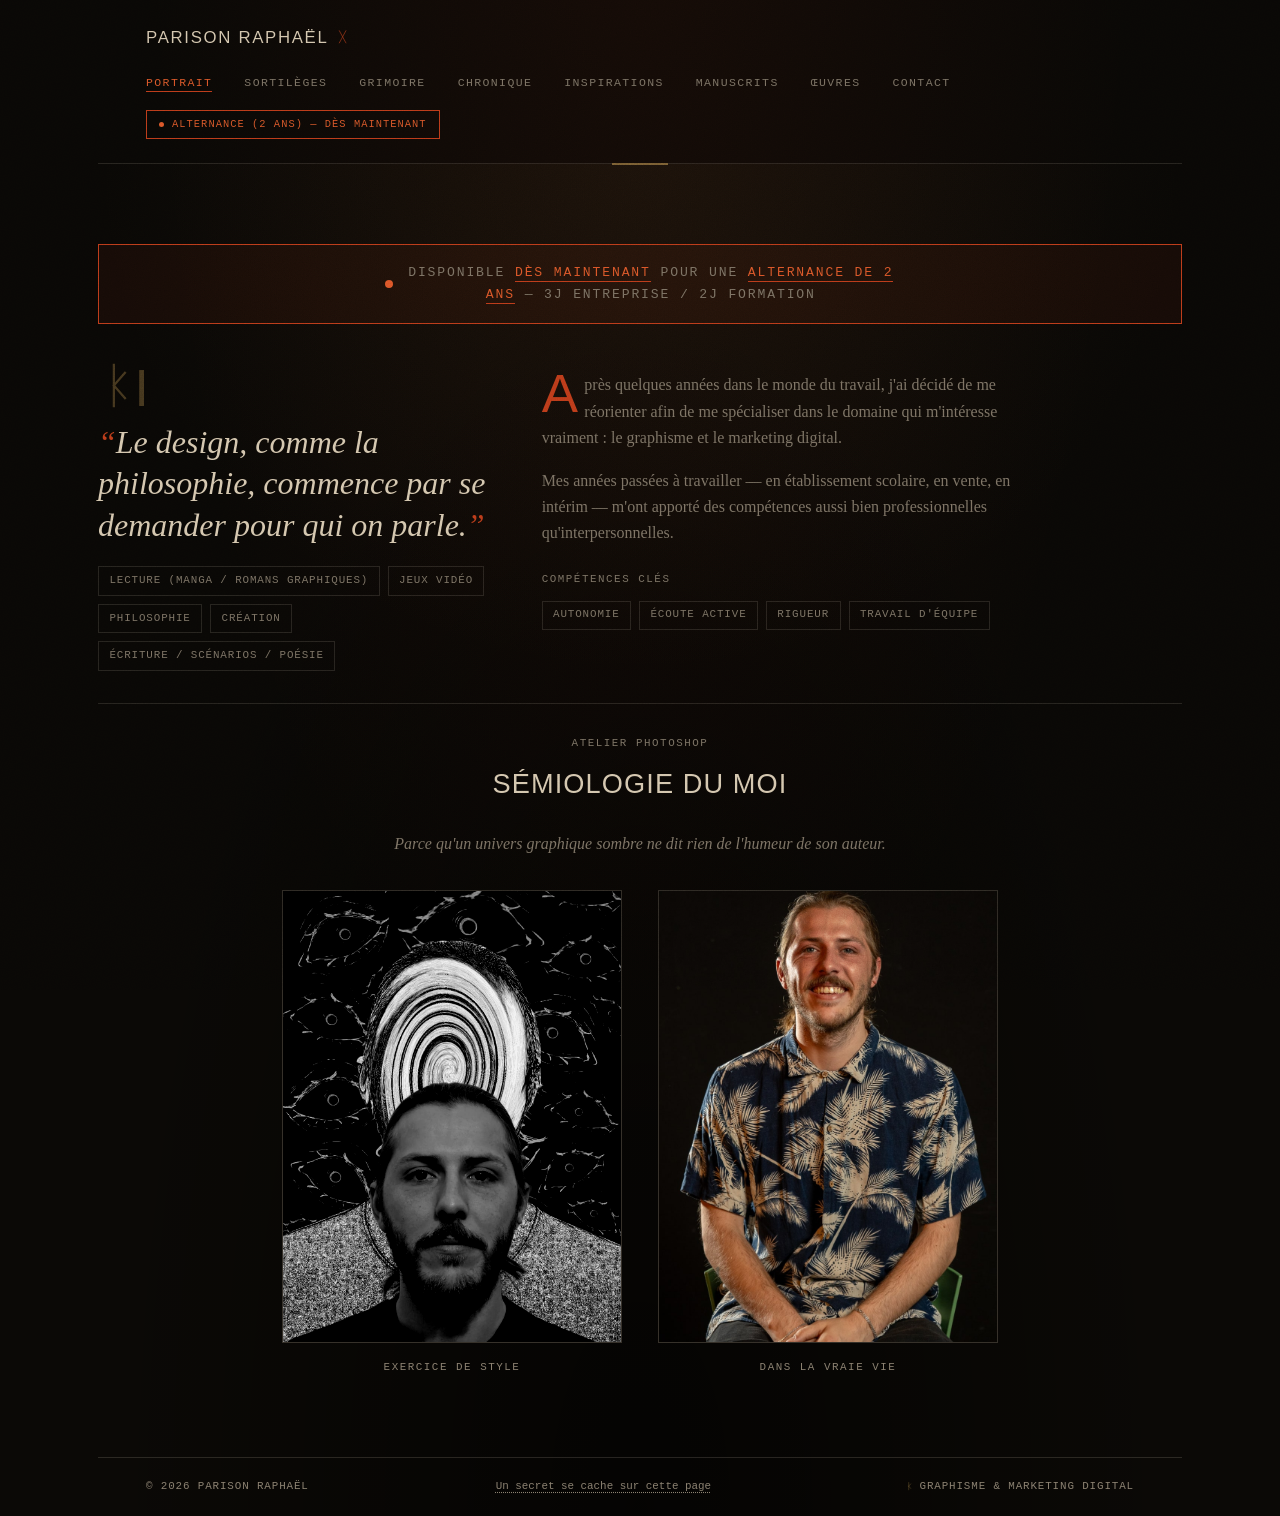
<file: portrait.html>
<!DOCTYPE html>
<html lang="fr">
<head>
<meta charset="UTF-8">
<meta name="viewport" content="width=device-width, initial-scale=1.0">
<link rel="icon" href="data:image/svg+xml,%3Csvg xmlns='http://www.w3.org/2000/svg' viewBox='0 0 100 100'%3E%3Crect width='100' height='100' fill='%230B0906'/%3E%3Ccircle cx='50' cy='50' r='38' fill='none' stroke='%23C4441E' stroke-width='4'/%3E%3Cpath d='M50 30 L50 70 M50 38 L62 30 M50 38 L38 30' fill='none' stroke='%23D9CDB8' stroke-width='4' stroke-linecap='square'/%3E%3C/svg%3E">
<meta name="description" content="Portrait de Parison Raphaël — parcours, valeurs et savoir-être, en reconversion vers le graphisme et le marketing digital.">
<title>Portrait — Parison Raphaël</title>
<link rel="stylesheet" href="style.css">
</head>
<body>

<svg width="0" height="0" style="position:absolute" aria-hidden="true">
  <filter id="grainFilter">
    <feTurbulence type="fractalNoise" baseFrequency="0.85" numOctaves="2" stitchTiles="stitch" result="noise"/>
    <feColorMatrix in="noise" type="matrix" values="0 0 0 0 0  0 0 0 0 0  0 0 0 0 0  0 0 0 0.5 0"/>
  </filter>
  <defs>
    <path id="rune-a" d="M0,-13 L0,13 M0,-5 L7,-13 M0,3 L-7,13"/>
    <path id="rune-b" d="M-7,-13 L7,13 M7,-13 L-7,13"/>
    <path id="rune-c" d="M0,-13 L0,13 M0,0 L7,-8 M0,0 L7,8"/>
  </defs>
</svg>
<div class="grain"></div>

<div class="page">
  <header class="nav">
    <a href="index.html" class="nav__mark">Parison Raphaël<svg class="rune-mark nav__rune" viewBox="-10 -18 20 36"><use href="#rune-b"/></svg></a>
    <ul class="nav__links">
      <li><a href="portrait.html" class="is-active">Portrait</a></li>
      <li><a href="sortileges.html">Sortilèges</a></li>
      <li><a href="grimoire.html">Grimoire</a></li>
      <li><a href="chronique.html">Chronique</a></li>
      <li><a href="inspirations.html">Inspirations</a></li>
      <li><a href="manuscrits.html">Manuscrits</a></li>
      <li><a href="favorites.html">Œuvres</a></li>
      <li><a href="contact.html">Contact</a></li>
    </ul>
    <span class="tag"><span class="tag__dot"></span>Alternance (2 ans) — dès maintenant</span>
  </header>

  <section class="portrait accent-gold" id="portrait">
    <div class="availability-banner reveal">
      <span class="availability-banner__dot"></span>
      <p class="mono availability-banner__text">Disponible <span class="hl">dès maintenant</span> pour une <span class="hl">alternance de 2 ans</span> — 3j entreprise / 2j formation</p>
    </div>
    <div class="reveal">
      <span class="section-num"><svg class="rune-mark" viewBox="-10 -18 20 36"><use href="#rune-c"/></svg>I</span>
      <blockquote>Le design, comme la philosophie, commence par se demander pour qui on parle.</blockquote>
      <ul class="portrait__tags">
        <li>Lecture (manga / romans graphiques)</li>
        <li>Jeux vidéo</li>
        <li>Philosophie</li>
        <li>Création</li>
        <li>Écriture / scénarios / poésie</li>
      </ul>
    </div>
    <div class="reveal">
      <p class="portrait__lede">Après quelques années dans le monde du travail, j'ai décidé de me réorienter afin de me spécialiser dans le domaine qui m'intéresse vraiment : le graphisme et le marketing digital.</p>
      <p>Mes années passées à travailler — en établissement scolaire, en vente, en intérim — m'ont apporté des compétences aussi bien professionnelles qu'interpersonnelles.</p>
      <span class="mono portrait__label">Compétences clés</span>
      <ul class="portrait__tags portrait__tags--skills">
        <li>Autonomie</li>
        <li>Écoute active</li>
        <li>Rigueur</li>
        <li>Travail d'équipe</li>
      </ul>
    </div>
    <div class="portrait__semiology reveal">
      <div class="portrait__semiology-head">
        <span class="mono">Atelier Photoshop</span>
        <h3 class="display">Sémiologie du moi</h3>
      </div>
      <p class="portrait__semiology-note">Parce qu'un univers graphique sombre ne dit rien de l'humeur de son auteur.</p>
      <div class="semiology-contrast">
        <div class="semiology-contrast__item">
          <div class="semiology-single"><img src="assets/portrait/semiologie-1.jpg" alt="Autoportrait, photomontage" loading="lazy"></div>
          <p class="mono portrait__semiology-caption">Exercice de style</p>
        </div>
        <div class="semiology-contrast__item">
          <div class="semiology-single semiology-single--photo"><img src="assets/photo.jpg" alt="Photo de Parison Raphaël" loading="lazy"></div>
          <p class="mono portrait__semiology-caption">Dans la vraie vie</p>
        </div>
      </div>
    </div>
  </section>

  <footer>
    <span>© 2026 Parison Raphaël</span>
    <button type="button" class="footer__hint" aria-expanded="false">Un secret se cache sur cette page</button>
    <span><svg class="rune-mark footer__rune" viewBox="-10 -18 20 36" aria-hidden="true"><use href="#rune-c"/></svg>Graphisme &amp; marketing digital</span>
  </footer>
</div>

<div class="snake-overlay" id="snakeOverlay" hidden>
  <div class="snake-modal">
    <div class="snake-modal__head">
      <span class="mono">Rituel — Le Serpent</span>
      <button class="snake-close" id="snakeClose" aria-label="Fermer">✕</button>
    </div>
    <canvas id="snakeCanvas" width="300" height="300"></canvas>
    <p class="mono" id="snakeScore">Score : 0</p>
    <p class="mono snake-hint">Flèches pour jouer · Échap pour fermer · Entrée pour rejouer</p>
  </div>
</div>

<script src="script.js"></script>
</body>
</html>
</file>
<file: style.css>
:root {
    --void: #0B0906;
    --panel: #17130E;
    --panel-2: #1E1810;
    --bone: #D9CDB8;
    --bone-dim: #8C8272;
    --ember: #C4441E;
    --ember-bright: #E0632F;
    --verdigris: #5C6B62;
    --gold: #8A6D3B;
    --violet: #6B4A63;
    --violet-bright: #8C6485;
    --line: rgba(217, 205, 184, 0.16);
    --ember-wash: rgba(196, 68, 30, 0.08);
    --verdigris-wash: rgba(92, 107, 98, 0.1);
    --gold-wash: rgba(138, 109, 59, 0.09);
    --violet-wash: rgba(107, 74, 99, 0.1);
  }

  * { box-sizing: border-box; }

  * {
    cursor: url("data:image/svg+xml,%3Csvg xmlns='http://www.w3.org/2000/svg' width='34' height='34' viewBox='0 0 34 34'%3E%3Cpath d='M4 16 Q17 25 30 16' fill='none' stroke='%230B0906' stroke-width='2.4' stroke-linecap='round'/%3E%3Cpath d='M4 16 Q17 25 30 16' fill='none' stroke='%23D9CDB8' stroke-width='1.3' stroke-linecap='round'/%3E%3C/svg%3E") 17 17, auto;
  }

  a, button, input, select, textarea, label, summary,
  [role="button"], [tabindex]:not([tabindex="-1"]),
  .seal-intro, .seal-intro *,
  .lightbox-overlay, .snake-overlay {
    cursor: url("data:image/svg+xml,%3Csvg xmlns='http://www.w3.org/2000/svg' width='34' height='34' viewBox='0 0 34 34'%3E%3Cpath d='M2 17 C8 6 26 6 32 17 C26 28 8 28 2 17 Z' fill='%23D9CDB8' stroke='%230B0906' stroke-width='1.4'/%3E%3Ccircle cx='17' cy='17' r='5' fill='%230B0906'/%3E%3Ccircle cx='17' cy='17' r='2' fill='%23C4441E'/%3E%3C/svg%3E") 17 17, pointer;
  }

  a[disabled], button[disabled], input[disabled], select[disabled], textarea[disabled] {
    cursor: url("data:image/svg+xml,%3Csvg xmlns='http://www.w3.org/2000/svg' width='34' height='34' viewBox='0 0 34 34'%3E%3Cpath d='M4 16 Q17 25 30 16' fill='none' stroke='%230B0906' stroke-width='2.4' stroke-linecap='round'/%3E%3Cpath d='M4 16 Q17 25 30 16' fill='none' stroke='%23D9CDB8' stroke-width='1.3' stroke-linecap='round'/%3E%3C/svg%3E") 17 17, not-allowed;
  }

  html, body {
    background: var(--void);
  }

  body {
    margin: 0;
    color: var(--bone);
    font-family: Georgia, "Times New Roman", "Liberation Serif", serif;
    line-height: 1.65;
    position: relative;
    background:
      radial-gradient(ellipse at 50% -10%, rgba(196, 68, 30, 0.08), transparent 55%),
      radial-gradient(ellipse at 50% 100%, rgba(0, 0, 0, 0.6), transparent 60%),
      var(--void);
  }

  .grain {
    position: fixed;
    inset: 0;
    z-index: 999;
    pointer-events: none;
    background: #000;
    filter: url(#grainFilter);
    opacity: 0.4;
    mix-blend-mode: overlay;
  }

  .display {
    font-family: "Haettenschweiler", Impact, "Arial Narrow", Arial, sans-serif;
    font-weight: 400;
    text-transform: uppercase;
    letter-spacing: 0.04em;
  }

  .mono {
    font-family: ui-monospace, "SF Mono", "Cascadia Code", Consolas, "Roboto Mono", monospace;
    text-transform: uppercase;
    letter-spacing: 0.14em;
    font-size: 0.68rem;
    color: var(--bone-dim);
  }

  a { color: inherit; }
  a:focus-visible, button:focus-visible {
    outline: 1px solid var(--ember);
    outline-offset: 3px;
  }

  .page {
    max-width: 1180px;
    margin: 0 auto;
    padding: 0 clamp(1.25rem, 4vw, 3rem);
    position: relative;
  }

  /* ---------- NAV ---------- */
  .nav {
    display: flex;
    align-items: center;
    justify-content: space-between;
    gap: 1rem;
    padding: 1.5rem clamp(1.25rem, 4vw, 3rem);
    border-bottom: 1px solid var(--line);
    flex-wrap: wrap;
  }
  .nav__mark {
    font-family: "Haettenschweiler", Impact, "Arial Narrow", Arial, sans-serif;
    font-size: 1.05rem;
    text-transform: uppercase;
    letter-spacing: 0.1em;
    color: var(--bone);
    text-decoration: none;
  }
  .nav__links {
    display: flex;
    flex-wrap: wrap;
    row-gap: 0.6rem;
    gap: clamp(1rem, 3vw, 2rem);
    list-style: none;
    margin: 0;
    padding: 0;
  }
  .nav__links a {
    text-decoration: none;
    font-family: ui-monospace, "SF Mono", Consolas, monospace;
    font-size: 0.72rem;
    text-transform: uppercase;
    letter-spacing: 0.12em;
    color: var(--bone-dim);
    border-bottom: 1px solid transparent;
    padding-bottom: 2px;
    transition: color 0.25s ease, border-color 0.25s ease;
  }
  .nav__links a:hover { color: var(--ember-bright); border-color: var(--ember); }
  .nav__links a.is-active { color: var(--ember-bright); border-color: var(--ember); }

  .tag {
    display: inline-flex;
    align-items: center;
    gap: 0.5rem;
    border: 1px solid var(--ember);
    color: var(--ember-bright);
    padding: 0.3rem 0.75rem;
    font-family: ui-monospace, "SF Mono", Consolas, monospace;
    font-size: 0.65rem;
    text-transform: uppercase;
    letter-spacing: 0.1em;
  }
  .tag__dot {
    width: 5px; height: 5px; border-radius: 50%;
    background: currentColor;
    animation: pulse 2.2s ease-in-out infinite;
  }
  @media (prefers-reduced-motion: reduce) { .tag__dot, .eye__pupil, .availability-banner__dot { animation: none !important; } }
  @keyframes pulse { 0%, 100% { opacity: 1; } 50% { opacity: 0.3; } }

  /* ---------- HERO ---------- */
  .hero {
    position: relative;
    padding: clamp(3rem, 9vw, 6.5rem) 0 clamp(3rem, 8vw, 6rem);
    border-bottom: 1px solid var(--line);
    overflow: hidden;
  }
  .hero__grid {
    display: grid;
    grid-template-columns: 1fr;
    gap: 2.5rem;
    align-items: center;
    position: relative;
    z-index: 1;
  }
  @media (min-width: 900px) {
    .hero__grid { grid-template-columns: 1.3fr 0.9fr; gap: 3rem; }
  }
  .hero__content { position: relative; text-align: center; }
  .hero__eye {
    position: absolute;
    top: 50%;
    left: 50%;
    width: min(120%, 620px);
    height: min(120%, 620px);
    transform: translate(-50%, -50%);
    color: var(--bone);
    opacity: 0.14;
    pointer-events: none;
    z-index: -1;
  }
  .eye__pupil {
    animation: breathe 6s ease-in-out infinite;
    transform-origin: 250px 250px;
  }
  @keyframes breathe { 0%, 100% { opacity: 0.85; } 50% { opacity: 0.35; } }

  .hero__eyebrow {
    color: var(--bone-dim);
    margin: 0 0 1.5rem;
  }
  .hero__name {
    font-size: clamp(2.4rem, 8vw, 5.5rem);
    line-height: 1.1;
    margin: 0;
    text-wrap: balance;
    color: var(--bone);
  }
  .hero__name .accent { color: var(--ember); }
  .hero__role {
    margin: 1.75rem auto 1.25rem;
    color: var(--bone-dim);
    font-family: ui-monospace, "SF Mono", Consolas, monospace;
    font-size: 0.8rem;
    text-transform: uppercase;
    letter-spacing: 0.14em;
  }
  .hero__thesis {
    max-width: 42ch;
    margin: 0 auto 2rem;
    font-size: 1.1rem;
    color: var(--bone);
  }
  .hero__cta {
    display: flex;
    justify-content: center;
    flex-wrap: wrap;
    gap: 1rem;
  }
  .btn {
    display: inline-flex;
    align-items: center;
    padding: 0.85rem 1.75rem;
    font-family: ui-monospace, "SF Mono", Consolas, monospace;
    font-size: 0.7rem;
    text-transform: uppercase;
    letter-spacing: 0.12em;
    text-decoration: none;
    border: 1px solid var(--bone-dim);
    color: var(--bone);
    transition: border-color 0.25s ease, color 0.25s ease, background-color 0.25s ease;
  }
  .btn--solid { background: var(--ember); border-color: var(--ember); color: var(--void); }
  .btn--solid:hover { background: var(--ember-bright); border-color: var(--ember-bright); }
  .btn--outline:hover { border-color: var(--ember); color: var(--ember-bright); }

  .hero__photo { display: flex; flex-direction: column; align-items: center; justify-content: center; gap: 1.1rem; position: relative; z-index: 1; }
  .hero__photo-frame {
    position: relative;
    width: min(100%, 280px);
    aspect-ratio: 2 / 3;
    border: 2px solid var(--gold);
    overflow: hidden;
    background: var(--panel);
  }
  .hero__photo-frame::before {
    content: "";
    position: absolute;
    inset: -9px;
    border: 1px solid var(--verdigris);
    z-index: -1;
  }
  .hero__photo-frame img {
    width: 100%;
    height: 100%;
    object-fit: cover;
    display: block;
  }
  .hero__photo-corner {
    position: absolute;
    width: 22px;
    height: 22px;
    color: var(--gold);
    opacity: 0.85;
    z-index: 2;
  }
  .hero__photo-corner--tl { top: 6px; left: 6px; }
  .hero__photo-corner--tr { top: 6px; right: 6px; transform: scaleX(-1); }
  .hero__photo-corner--bl { bottom: 6px; left: 6px; transform: scaleY(-1); }
  .hero__photo-corner--br { bottom: 6px; right: 6px; transform: scale(-1, -1); }

  /* ---------- SECTION HEAD ---------- */
  .section-head {
    padding: clamp(3rem, 7vw, 5rem) 0 2rem;
    text-align: center;
  }
  .section-head h2 {
    font-size: clamp(2rem, 5vw, 3rem);
    margin: 0.75rem 0 0.5rem;
    text-wrap: balance;
    color: var(--bone);
  }

  /* ---------- SECTION IDENTITY (accent per chapter) ---------- */
  .accent-ember     { --accent: var(--ember-bright); --accent-wash: var(--ember-wash); }
  .accent-verdigris { --accent: var(--verdigris);    --accent-wash: var(--verdigris-wash); }
  .accent-gold      { --accent: var(--gold);         --accent-wash: var(--gold-wash); }
  .accent-violet    { --accent: var(--violet-bright); --accent-wash: var(--violet-wash); }

  [class*="accent-"] {
    position: relative;
    background-image: radial-gradient(ellipse 70% 55% at 50% 0%, var(--accent-wash), transparent 72%);
  }
  [class*="accent-"]::before {
    content: "";
    position: absolute;
    top: -1px;
    left: 50%;
    transform: translateX(-50%);
    width: 56px;
    height: 2px;
    background: var(--accent);
  }
  .section-num {
    display: block;
    font-family: "Haettenschweiler", Impact, "Arial Narrow", Arial, sans-serif;
    font-size: clamp(2.2rem, 5vw, 3.2rem);
    text-transform: uppercase;
    letter-spacing: 0.05em;
    color: var(--accent);
    opacity: 0.55;
    line-height: 1;
    margin-bottom: 0.4rem;
  }

  /* ---------- PLATE (project) ---------- */
  .plate {
    position: relative;
    background: var(--panel-2);
    border: 1px solid var(--line);
    padding: clamp(1.75rem, 3vw, 2.5rem);
    display: flex;
    flex-direction: column;
    justify-content: space-between;
    min-height: 280px;
    text-decoration: none;
    color: inherit;
    transition: transform 0.3s ease, box-shadow 0.3s ease, border-color 0.3s ease;
    margin-bottom: clamp(1.75rem, 4vw, 2.5rem);
  }
  @media (hover: hover) {
    .plate:hover {
      transform: translateY(-3px);
      box-shadow: 0 1.5rem 3rem rgba(0, 0, 0, 0.55);
      border-color: var(--ember);
    }
  }
  .plate__corner {
    position: absolute;
    width: 26px;
    height: 26px;
    color: var(--gold);
    opacity: 0.7;
  }
  .plate__corner--tl { top: 8px; left: 8px; }
  .plate__corner--tr { top: 8px; right: 8px; transform: scaleX(-1); }
  .plate__corner--bl { bottom: 8px; left: 8px; transform: scaleY(-1); }
  .plate__corner--br { bottom: 8px; right: 8px; transform: scale(-1, -1); }
  .plate__top { display: flex; justify-content: space-between; align-items: flex-start; gap: 1rem; }
  .plate__top-left { display: flex; align-items: center; gap: 1rem; flex-wrap: wrap; }
  .plate__tech {
    display: inline-flex;
    align-items: center;
    justify-content: center;
    width: 2.85rem;
    height: 2.85rem;
    flex-shrink: 0;
  }
  .plate__tech img {
    width: 100%;
    height: 100%;
    object-fit: contain;
  }
  .plate__number {
    font-family: "Haettenschweiler", Impact, "Arial Narrow", Arial, sans-serif;
    font-size: 1.3rem;
    color: var(--ember-bright);
  }
  .plate__title {
    font-size: clamp(1.8rem, 4vw, 2.6rem);
    margin: 1rem 0 0.5rem;
    color: var(--bone);
    text-wrap: balance;
  }
  .plate__desc { margin: 0; color: var(--bone-dim); font-size: 1.02rem; max-width: 55ch; }
  .plate__link {
    display: inline-block;
    margin-top: 0.85rem;
    color: var(--ember-bright);
    transition: color 0.2s ease;
  }
  .plate:hover .plate__link { color: var(--gold); }

  /* ---------- SORTILEGES GRID (autres projets) ---------- */
  .sortileges-subhead { text-align: center; padding: clamp(2.5rem, 6vw, 4rem) 0 0.5rem; }
  .sortileges-subhead h3 { font-size: clamp(1.4rem, 3vw, 1.9rem); margin: 0.5rem 0 0; color: var(--bone); }
  .sortileges-grid {
    display: grid;
    grid-template-columns: 1fr;
    gap: 1.75rem;
    padding: 2rem 0 clamp(3rem, 7vw, 5rem);
  }
  @media (min-width: 700px) {
    .sortileges-grid { grid-template-columns: repeat(2, 1fr); }
  }
  .plate--mini { min-height: 0; }
  .plate__thumb {
    position: relative;
    aspect-ratio: 4 / 3;
    overflow: hidden;
    border: 1px solid var(--line);
    margin: 0 0 1.25rem;
    background: var(--panel);
  }
  button.plate__thumb {
    display: block;
    width: 100%;
    padding: 0;
    font: inherit;
    color: inherit;
    transition: border-color 0.25s ease;
  }
  button.plate__thumb:hover { border-color: var(--ember); }
  .plate__thumb img {
    width: 100%;
    height: 100%;
    object-fit: cover;
    display: block;
    filter: grayscale(0.25) sepia(0.15) contrast(1.05) brightness(0.9);
    transition: filter 0.3s ease;
  }
  .plate:hover .plate__thumb img { filter: none; }
  .plate__thumb--contain { background: var(--bone); padding: 1rem; }
  .plate__thumb--contain img { object-fit: contain; }
  .plate__thumb-badge {
    position: absolute;
    right: 0.5rem;
    bottom: 0.5rem;
    background: rgba(11, 9, 6, 0.75);
    color: var(--bone);
    border: 1px solid var(--line);
    padding: 0.2rem 0.55rem;
    font-family: ui-monospace, "SF Mono", Consolas, monospace;
    font-size: 0.6rem;
    text-transform: uppercase;
    letter-spacing: 0.08em;
    pointer-events: none;
  }

  /* ---------- LIGHTBOX (galerie projet) ---------- */
  .lightbox-overlay {
    position: fixed; inset: 0; background: rgba(5, 4, 3, 0.9);
    display: flex; align-items: center; justify-content: center;
    z-index: 1000; padding: 1.5rem;
  }
  .lightbox-overlay[hidden] { display: none; }
  .lightbox-modal {
    background: var(--panel-2);
    border: 1px solid var(--gold);
    box-shadow: 0 20px 60px rgba(0, 0, 0, 0.7);
    display: flex; flex-direction: column; gap: 0.85rem;
    max-width: min(92vw, 820px); width: 100%;
    padding: 1.25rem;
  }
  .lightbox-modal__head { display: flex; justify-content: space-between; align-items: center; color: var(--bone-dim); gap: 1rem; }
  .lightbox-stage {
    position: relative;
    display: flex; align-items: center; justify-content: center;
    background: var(--void);
    border: 1px solid var(--line);
    aspect-ratio: 4 / 3;
    overflow: hidden;
  }
  .lightbox-stage img { width: 100%; height: 100%; object-fit: contain; display: block; }
  .lightbox-arrow {
    position: absolute; top: 50%; transform: translateY(-50%);
    background: rgba(11, 9, 6, 0.65);
    border: 1px solid var(--line);
    color: var(--bone);
    width: 2.3rem; height: 2.3rem;
    border-radius: 50%;
    font-size: 1.3rem; line-height: 1;
    display: flex; align-items: center; justify-content: center;
  }
  .lightbox-arrow--prev { left: 0.75rem; }
  .lightbox-arrow--next { right: 0.75rem; }
  .lightbox-arrow:hover { border-color: var(--ember); color: var(--ember-bright); }
  .lightbox-dots { display: flex; justify-content: center; gap: 0.5rem; }
  .lightbox-dot { width: 7px; height: 7px; border-radius: 50%; background: var(--line); border: none; padding: 0; }
  .lightbox-dot.is-active { background: var(--ember-bright); }
  .plate__credit { display: block; margin-top: 0.6rem; color: var(--bone-dim); font-size: 0.78rem; font-style: italic; }

  /* ---------- CASE STUDY ---------- */
  .case-study { padding-bottom: clamp(3rem, 7vw, 5rem); }
  .case-study__frame {
    border: 1px solid var(--line);
    aspect-ratio: 1400 / 738;
    overflow: hidden;
    margin-bottom: 2rem;
    background: var(--panel-2);
  }
  .case-study__frame img {
    width: 100%;
    height: 100%;
    object-fit: contain;
    display: block;
    filter: grayscale(0.25) sepia(0.15) contrast(1.05) brightness(0.9);
    transition: filter 0.35s ease;
  }
  .case-study__frame:hover img { filter: none; }
  .case-study__frame iframe { width: 100%; height: 100%; display: block; border: 0; }
  .case-study__grid {
    display: grid;
    grid-template-columns: 1fr;
    gap: 2rem;
  }
  @media (min-width: 780px) {
    .case-study__grid { grid-template-columns: repeat(4, 1fr); gap: 1.5rem 2rem; }
  }
  .case-study__item h3 { font-size: 1.1rem; margin: 0.5rem 0; color: var(--bone); }
  .case-study__item p { margin: 0; color: var(--bone-dim); }

  /* ---------- ROCHEMARA LIVE (carrousel accueil) ---------- */
  .rochemara-live { padding: clamp(2.5rem, 6vw, 4rem) 0; border-bottom: 1px solid var(--line); text-align: center; }
  .rochemara-live__head { margin-bottom: 2rem; }
  .rochemara-live__head h2 { font-size: clamp(1.6rem, 4vw, 2.3rem); margin: 0.5rem 0 0; color: var(--bone); }
  .rochemara-carousel {
    display: block;
    overflow: hidden;
    border: 1px solid var(--line);
    background: var(--panel-2);
    margin: 0 0 1.75rem;
  }
  .rochemara-carousel__track {
    display: flex;
    width: max-content;
    animation: rochemaraMarquee 32s linear infinite;
  }
  .rochemara-carousel:hover .rochemara-carousel__track { animation-play-state: paused; }
  .rochemara-carousel__track img {
    height: clamp(220px, 32vw, 360px);
    width: auto;
    display: block;
    border-right: 1px solid var(--line);
    filter: grayscale(0.2) sepia(0.1) contrast(1.05) brightness(0.92);
    transition: filter 0.3s ease;
  }
  .rochemara-carousel:hover .rochemara-carousel__track img { filter: none; }
  @keyframes rochemaraMarquee {
    from { transform: translateX(0); }
    to { transform: translateX(-50%); }
  }
  @media (prefers-reduced-motion: reduce) {
    .rochemara-carousel__track { animation: none; overflow-x: auto; }
    .rochemara-carousel { overflow-x: auto; }
  }

  /* ---------- LE MARCHEUR LIVE (accueil) ---------- */
  .marcheur-live { padding: clamp(2.5rem, 6vw, 4rem) 0; border-bottom: 1px solid var(--line); text-align: center; }
  .marcheur-frame {
    border: 1px solid var(--line);
    background: var(--panel-2);
    aspect-ratio: 1400 / 738;
    max-width: 900px;
    margin: 0 auto 1.75rem;
    overflow: hidden;
  }
  .marcheur-frame iframe { width: 100%; height: 100%; display: block; border: 0; }

  /* ---------- DATAGRANDEST (accueil) ---------- */
  .dge-frame { position: relative; aspect-ratio: 16 / 10; }
  .dge-frame iframe { pointer-events: none; }
  .dge-frame__still { display: none; width: 100%; height: 100%; object-fit: cover; object-position: 62% 50%; }
  @media (max-width: 699px) { .dge-frame iframe { display: none; } .dge-frame__still { display: block; } }
  .dge-frame__link { position: absolute; inset: 0; display: flex; align-items: flex-end; justify-content: flex-end; padding: 0.9rem; text-decoration: none; }
  .dge-frame__link span { background: rgba(11, 9, 6, 0.72); border: 1px solid var(--line); color: var(--bone); padding: 0.45rem 0.8rem; font-size: 0.72rem; opacity: 0; transition: opacity 0.25s ease; }
  .dge-frame__link:hover span, .dge-frame__link:focus-visible span { opacity: 1; }
  @media (hover: none) { .dge-frame__link span { opacity: 1; } }
  .dge-track { animation-duration: 44s; }
  .anchor-only { display: block; position: relative; top: -2rem; }

  /* ---------- PROJECTS TEASER (accueil) ---------- */
  .projects-teaser { padding: clamp(2.5rem, 6vw, 4rem) 0; border-bottom: 1px solid var(--line); text-align: center; }
  .projects-teaser__head { margin-bottom: 2rem; }
  .projects-teaser__head h2 { font-size: clamp(1.6rem, 4vw, 2.3rem); margin: 0.5rem 0 0; color: var(--bone); }
  .teaser-grid {
    display: flex;
    flex-wrap: wrap;
    justify-content: center;
    gap: 1.25rem;
    margin-bottom: 2rem;
  }
  .teaser-tile {
    display: flex;
    flex-direction: column;
    width: 150px;
    text-decoration: none;
    color: inherit;
  }
  .teaser-tile__thumb {
    aspect-ratio: 4 / 3;
    overflow: hidden;
    border: 1px solid var(--line);
    background: var(--panel);
    transition: border-color 0.25s ease, transform 0.25s ease;
  }
  .teaser-tile__thumb--contain { background: var(--bone); padding: 0.6rem; }
  .teaser-tile__thumb--contain img { object-fit: contain; }
  .teaser-tile__thumb img {
    width: 100%;
    height: 100%;
    object-fit: cover;
    display: block;
    filter: grayscale(0.25) sepia(0.15) contrast(1.05) brightness(0.9);
    transition: filter 0.3s ease;
  }
  @media (hover: hover) {
    .teaser-tile:hover .teaser-tile__thumb { border-color: var(--ember); transform: translateY(-2px); }
    .teaser-tile:hover .teaser-tile__thumb img { filter: none; }
  }
  .teaser-tile__title {
    margin-top: 0.6rem;
    font-family: ui-monospace, "SF Mono", Consolas, monospace;
    font-size: 0.7rem;
    text-transform: uppercase;
    letter-spacing: 0.08em;
    color: var(--bone-dim);
  }

  /* ---------- GRIMOIRE (skills) ---------- */
  .grimoire-grid {
    display: grid;
    grid-template-columns: 1fr;
    gap: 2.25rem;
    padding-bottom: clamp(3rem, 7vw, 5rem);
  }
  @media (min-width: 780px) {
    .grimoire-grid { grid-template-columns: repeat(4, 1fr); gap: 2rem 2.25rem; }
  }
  .glyph-head {
    display: flex;
    align-items: center;
    gap: 0.6rem;
    margin: 0 0 1.1rem;
  }
  .glyph-head svg { width: 20px; height: 20px; flex-shrink: 0; }
  .seal-row { display: flex; flex-wrap: wrap; gap: 0.6rem; }
  .seal {
    display: inline-flex;
    align-items: center;
    justify-content: center;
    width: 3.3rem;
    height: 3.3rem;
    border-radius: 50%;
    border: 1px solid var(--verdigris);
    background: var(--void);
    color: var(--bone);
    font-family: ui-monospace, "SF Mono", Consolas, monospace;
    font-size: 0.65rem;
    letter-spacing: -0.02em;
  }
  .seal svg { width: 55%; height: 55%; }
  .seal img {
    width: 62%;
    height: 62%;
    object-fit: contain;
    border-radius: 2px;
  }
  .seal--ember { border-color: var(--ember); color: var(--ember-bright); }
  .seal--gold { border-color: var(--gold); color: var(--gold); }
  .seal--violet { border-color: var(--violet); color: var(--violet-bright); }

  /* ---------- CHRONIQUE (timeline) ---------- */
  .chronique { padding: clamp(3rem, 7vw, 5rem) 0; }
  .chronique-list { list-style: none; margin: 2.5rem 0 0; padding: 0; }
  .chronique-item {
    display: grid;
    grid-template-columns: 2rem 8rem 1fr;
    gap: 1.25rem;
    padding: 1.5rem 0;
    border-top: 1px solid var(--line);
  }
  .chronique-item:first-child { border-top: none; }
  .chronique__dagger { color: var(--ember); display: inline-flex; align-items: center; font-size: 1.1rem; }
  .chronique__dagger .rune-mark { width: 0.7em; height: 1.3em; }
  .chronique__dates { color: var(--bone-dim); font-family: ui-monospace, "SF Mono", Consolas, monospace; font-size: 0.85rem; }
  .chronique__title { margin: 0 0 0.35rem; font-size: clamp(1.05rem, 2vw, 1.3rem); color: var(--bone); }
  .chronique__desc { margin: 0; color: var(--bone-dim); max-width: 62ch; }
  .chronique__tag {
    display: inline-block;
    margin-top: 0.6rem;
    padding: 0.15rem 0.5rem;
    border: 1px solid var(--gold);
    color: var(--gold);
    font-family: ui-monospace, "SF Mono", Consolas, monospace;
    font-size: 0.62rem;
    text-transform: uppercase;
    letter-spacing: 0.1em;
  }
  .cv-link {
    display: inline-block;
    margin-top: 2rem;
    padding-bottom: 2px;
    color: var(--bone);
    text-decoration: none;
    border-bottom: 1px solid var(--ember);
    transition: color 0.2s ease;
  }
  .cv-link:hover { color: var(--ember-bright); }
  .hero__photo .cv-link { margin-top: 0; }

  /* ---------- MANUSCRITS (créations personnelles) ---------- */
  .manuscrits { padding: clamp(3rem, 7vw, 5rem) 0; }
  .manuscript-intro {
    max-width: 60ch;
    margin: 0 auto 3rem;
    text-align: center;
    color: var(--bone-dim);
  }
  .poem {
    position: relative;
    max-width: 640px;
    margin: 0 auto 3rem;
    padding: clamp(2rem, 5vw, 3rem);
    background: var(--panel-2);
    border: 1px solid var(--gold);
  }
  .poem__title {
    text-align: center;
    font-size: clamp(1.3rem, 3vw, 1.8rem);
    margin: 0 0 2rem;
    color: var(--bone);
  }
  .poem__body p {
    margin: 0 0 1.75rem;
    color: var(--bone);
    font-style: italic;
    line-height: 1.85;
    text-align: center;
  }
  .poem__body p:last-child { margin-bottom: 0; }
  .manuscript-project {
    max-width: 640px;
    margin: 0 auto;
    padding: clamp(1.75rem, 4vw, 2.5rem);
    background: var(--panel);
    border: 1px solid var(--line);
    border-left: 3px solid var(--verdigris);
  }
  .manuscript-project__label { display: block; color: var(--verdigris); margin-bottom: 0.6rem; }
  .manuscript-project__title { font-size: clamp(1.25rem, 3vw, 1.6rem); margin: 0 0 1rem; color: var(--bone); }
  .manuscript-project p { margin: 0; color: var(--bone-dim); }

  /* ---------- INSPIRATIONS ---------- */
  .inspirations { padding: clamp(3rem, 7vw, 5rem) 0; }
  .inspirations-grid {
    display: flex;
    flex-wrap: wrap;
    justify-content: center;
    gap: 2rem 2.5rem;
    margin-top: 2.5rem;
  }
  .inspiration-item {
    flex: 1 1 180px;
    max-width: 210px;
    border-top: 1px solid var(--line);
    padding-top: 1.25rem;
    text-align: center;
  }
  .inspiration-item__era { color: var(--bone-dim); margin-bottom: 0.5rem; }
  .inspiration-item__name {
    font-size: 1.25rem;
    margin: 0 0 0.5rem;
    color: var(--bone);
    letter-spacing: 0.02em;
  }
  .inspiration-item__note { margin: 0; color: var(--bone-dim); font-size: 0.92rem; }

  /* ---------- ŒUVRES FAVORITES ---------- */
  .favorites { padding: clamp(3rem, 7vw, 5rem) 0; }
  .favorites-grid {
    display: flex;
    flex-wrap: wrap;
    justify-content: center;
    gap: 1.75rem;
    margin-top: 2.5rem;
  }
  .favorite-item {
    flex: 1 1 260px;
    max-width: 300px;
    border: 1px solid var(--line);
    padding: 1.5rem;
    background: var(--panel);
    transition: border-color 0.3s ease, transform 0.3s ease;
  }
  @media (hover: hover) {
    .favorite-item:hover { border-color: var(--gold); transform: translateY(-3px); }
  }
  .favorite-item__cover {
    aspect-ratio: 2 / 3;
    margin: -1.5rem -1.5rem 1.25rem;
    border-bottom: 1px solid var(--line);
    overflow: hidden;
    background: var(--void);
  }
  .favorite-item__cover img {
    width: 100%;
    height: 100%;
    object-fit: cover;
    display: block;
    filter: grayscale(0.3) sepia(0.15) contrast(1.08) brightness(0.9);
    transition: filter 0.3s ease;
  }
  .favorite-item:hover .favorite-item__cover img { filter: none; }
  .favorite-item__author { color: var(--ember-bright); margin-bottom: 0.6rem; }
  .favorite-item__title {
    font-size: 1.3rem;
    margin: 0 0 0.6rem;
    color: var(--bone);
  }
  .favorite-item__note { margin: 0; color: var(--bone-dim); font-size: 0.92rem; }

  /* ---------- PORTRAIT (about) ---------- */
  .portrait {
    padding: clamp(3rem, 7vw, 5rem) 0;
    display: grid;
    grid-template-columns: 1fr;
    gap: 2rem;
  }
  @media (min-width: 780px) {
    .portrait { grid-template-columns: 0.9fr 1.4fr; }
  }
  .availability-banner {
    grid-column: 1 / -1;
    display: flex;
    align-items: center;
    justify-content: center;
    gap: 0.85rem;
    flex-wrap: wrap;
    text-align: center;
    border: 1px solid var(--ember);
    background: var(--ember-wash);
    padding: 1.1rem 1.5rem;
  }
  .availability-banner__dot {
    width: 8px; height: 8px; border-radius: 50%;
    background: var(--ember-bright);
    animation: pulse 2.2s ease-in-out infinite;
    flex-shrink: 0;
  }
  .availability-banner__text {
    margin: 0;
    font-size: 0.82rem;
    color: var(--bone);
  }
  .portrait blockquote {
    margin: 0;
    font-size: clamp(1.4rem, 3vw, 2rem);
    line-height: 1.3;
    text-wrap: balance;
    font-style: italic;
  }
  .portrait blockquote::before { content: "\201C"; color: var(--ember); }
  .portrait blockquote::after { content: "\201D"; color: var(--ember); }
  .portrait p { color: var(--bone-dim); max-width: 62ch; }
  .portrait p.portrait__lede::first-letter {
    font-family: "Haettenschweiler", Impact, "Arial Narrow", Arial, sans-serif;
    font-size: 3.4rem;
    color: var(--ember);
    float: left;
    line-height: 0.75;
    padding: 0.1rem 0.4rem 0 0;
  }
  .portrait__label {
    display: block;
    color: var(--bone-dim);
    margin: 1.5rem 0 0.75rem;
  }
  .portrait__tags {
    display: flex;
    flex-wrap: wrap;
    gap: 0.5rem;
    margin: 1.25rem 0 0;
    padding: 0;
    list-style: none;
  }
  .portrait__tags--skills { margin-top: 0; }
  .portrait__tags li {
    border: 1px solid var(--line);
    padding: 0.3rem 0.65rem;
    font-family: ui-monospace, "SF Mono", Consolas, monospace;
    font-size: 0.68rem;
    text-transform: uppercase;
    letter-spacing: 0.08em;
    color: var(--bone-dim);
  }

  .portrait__semiology {
    grid-column: 1 / -1;
    padding-top: 1.5rem;
    border-top: 1px solid var(--line);
  }
  .portrait__semiology-head { text-align: center; margin-bottom: 1.5rem; }
  .portrait__semiology-head h3 { font-size: clamp(1.3rem, 3vw, 1.7rem); margin: 0.5rem 0 0; color: var(--bone); }
  .portrait__semiology-note {
    text-align: center;
    max-width: 48ch;
    margin: 0 auto 2rem;
    color: var(--bone-dim);
    font-style: italic;
  }
  .semiology-contrast {
    display: grid;
    grid-template-columns: 1fr;
    gap: 2rem;
    max-width: 720px;
    margin: 0 auto;
  }
  @media (min-width: 640px) {
    .semiology-contrast { grid-template-columns: repeat(2, 1fr); }
  }
  .semiology-single {
    max-width: 340px;
    margin: 0 auto;
    aspect-ratio: 3 / 4;
    overflow: hidden;
    border: 1px solid var(--line);
    background: var(--panel);
  }
  .semiology-single img {
    width: 100%;
    height: 100%;
    object-fit: cover;
    display: block;
    filter: contrast(1.1) brightness(0.95);
    transition: filter 0.3s ease, transform 0.4s ease;
  }
  .semiology-single--photo img { filter: none; object-position: center bottom; }
  @media (hover: hover) {
    .semiology-single:hover img { filter: none; transform: scale(1.03); }
  }
  .portrait__semiology-caption { text-align: center; margin: 1rem 0 0; color: var(--bone-dim); }

  /* ---------- CONTACT ---------- */
  .contact {
    padding: clamp(3.5rem, 8vw, 6rem) 0;
    text-align: center;
  }
  .contact__sigil {
    position: relative;
    display: inline-block;
    padding: 2rem 1rem;
  }
  .contact__sigil svg {
    position: absolute;
    inset: 0;
    width: 100%;
    height: 100%;
    color: var(--gold);
    opacity: 0.35;
  }
  .contact__email {
    position: relative;
    display: inline-block;
    font-family: "Haettenschweiler", Impact, "Arial Narrow", Arial, sans-serif;
    font-size: clamp(1.6rem, 5vw, 3rem);
    text-decoration: none;
    color: var(--bone);
    border-bottom: 1px solid var(--ember);
    transition: color 0.2s ease, border-color 0.2s ease;
  }
  .contact__email:hover { color: var(--ember-bright); border-color: var(--ember-bright); }
  .contact__meta {
    margin-top: 2rem;
    color: var(--bone-dim);
    font-size: 0.9rem;
    max-width: 40ch;
    margin-left: auto;
    margin-right: auto;
  }
  .contact__socials {
    display: flex;
    justify-content: center;
    gap: 1.5rem;
    list-style: none;
    padding: 0;
    margin: 1.5rem 0 0;
  }
  .contact__socials a {
    text-decoration: none;
    font-family: ui-monospace, "SF Mono", Consolas, monospace;
    font-size: 0.78rem;
    text-transform: uppercase;
    letter-spacing: 0.1em;
    color: var(--bone-dim);
    border-bottom: 1px solid var(--line);
    padding-bottom: 2px;
  }
  .contact__socials a:hover { color: var(--ember-bright); border-color: var(--ember); }

  footer {
    border-top: 1px solid var(--line);
    padding: 1.25rem clamp(1.25rem, 4vw, 3rem);
    display: flex;
    justify-content: space-between;
    color: var(--bone-dim);
    font-family: ui-monospace, "SF Mono", Consolas, monospace;
    font-size: 0.68rem;
    text-transform: uppercase;
    letter-spacing: 0.08em;
    flex-wrap: wrap;
    gap: 0.5rem;
  }
  .footer__hint {
    background: none;
    border: none;
    padding: 0;
    color: inherit;
    font: inherit;
    text-decoration: underline dotted;
    text-underline-offset: 3px;
  }
  .footer__hint:hover { color: var(--ember-bright); }
  .footer__hint[aria-expanded="true"] { color: var(--ember-bright); text-decoration-style: solid; }

  /* ---------- REVEAL ---------- */
  .reveal { opacity: 0; transform: translateY(16px); transition: opacity 0.7s ease, transform 0.7s ease; }
  .reveal.is-visible { opacity: 1; transform: translateY(0); }
  @media (prefers-reduced-motion: reduce) { .reveal { opacity: 1; transform: none; transition: none; } }

  /* ---------- SNAKE (Chasse au Serpent) ---------- */
  .snake-overlay {
    position: fixed; inset: 0; background: rgba(5, 4, 3, 0.85);
    display: flex; align-items: center; justify-content: center;
    z-index: 1000; padding: 1.5rem;
  }
  .snake-overlay[hidden] { display: none; }
  .snake-modal {
    background: var(--panel-2); color: var(--bone);
    border: 1px solid var(--gold);
    padding: 1.25rem;
    box-shadow: 0 20px 60px rgba(0, 0, 0, 0.7);
    display: flex; flex-direction: column; gap: 0.65rem; align-items: center;
  }
  .snake-modal__head { display: flex; justify-content: space-between; align-items: center; width: 100%; color: var(--bone-dim); }
  .snake-close {
    background: none; border: 1px solid var(--bone-dim); color: inherit;
    width: 1.8rem; height: 1.8rem; border-radius: 50%; font-size: 0.85rem; line-height: 1;
  }
  #snakeCanvas { display: block; }
  #snakeScore { margin: 0; }
  .snake-hint { margin: 0; color: var(--bone-dim); font-size: 0.62rem; }

  /* ---------- SEAL INTRO (ouverture du sceau — accueil uniquement) ---------- */
  .seal-intro {
    position: fixed;
    inset: 0;
    z-index: 2000;
    background: var(--void);
    display: flex;
    align-items: center;
    justify-content: center;
    flex-direction: column;
    gap: 1.5rem;
    opacity: 1;
    transform: scale(1);
    transition: opacity 0.9s ease 0.1s, transform 0.9s ease 0.1s;
  }
  .seal-intro::after {
    content: "";
    position: absolute;
    inset: 0;
    background: radial-gradient(circle, var(--ember-bright), transparent 68%);
    opacity: 0;
    pointer-events: none;
  }
  .seal-intro--closing {
    opacity: 0;
    transform: scale(1.16);
    pointer-events: none;
  }
  .seal-intro--closing::after { animation: sealWash 0.7s ease forwards; }
  @media (prefers-reduced-motion: reduce) {
    .seal-intro { display: none !important; }
  }
  .seal-intro__sigil { width: min(64vw, 340px); height: min(64vw, 340px); overflow: visible; }
  .seal-ring--outer {
    stroke-dasharray: 943; stroke-dashoffset: 943;
    animation: sealDraw 1.7s 0.1s cubic-bezier(.4,0,.2,1) forwards;
  }
  .seal-ring--inner {
    stroke-dasharray: 767; stroke-dashoffset: 767;
    animation: sealDraw 1.5s 0.4s cubic-bezier(.4,0,.2,1) forwards;
  }
  .seal-glyph {
    stroke-dasharray: 650; stroke-dashoffset: 650;
    animation: sealDraw 1.9s 0.65s cubic-bezier(.4,0,.2,1) forwards;
  }
  @keyframes sealDraw { to { stroke-dashoffset: 0; } }
  .seal-rune-ring use {
    stroke-dasharray: 50; stroke-dashoffset: 50;
    opacity: 0.85;
    animation: sealDraw 0.5s ease forwards;
    animation-delay: calc(var(--i) * 0.09s + 1.3s);
  }
  .seal-dot {
    opacity: 0;
    transform-origin: 200px 200px;
    animation: sealDotIn 0.6s 1.95s ease forwards, sealDotPulse 1.8s 2.55s ease-in-out infinite;
  }
  @keyframes sealDotIn {
    0% { opacity: 0; transform: scale(0.2); }
    60% { opacity: 1; transform: scale(1.4); }
    100% { opacity: 1; transform: scale(1); }
  }
  @keyframes sealDotPulse {
    0%, 100% { filter: drop-shadow(0 0 3px var(--ember-bright)); }
    50% { filter: drop-shadow(0 0 12px var(--ember-bright)); }
  }
  .seal-crack { opacity: 0; }
  .seal-intro--closing .seal-crack {
    animation: sealCrack 0.55s ease forwards;
  }
  @keyframes sealCrack {
    0% { opacity: 0; }
    35% { opacity: 1; }
    100% { opacity: 0; }
  }
  @keyframes sealWash {
    0% { opacity: 0; }
    35% { opacity: 0.4; }
    100% { opacity: 0; }
  }
  .seal-intro__caption {
    opacity: 0;
    animation: sealCaption 2.8s ease forwards;
  }
  @keyframes sealCaption {
    0% { opacity: 0; }
    18% { opacity: 1; }
    82% { opacity: 1; }
    100% { opacity: 0; }
  }
  .seal-intro__skip {
    position: absolute;
    bottom: clamp(1.25rem, 4vw, 2.5rem);
    right: clamp(1.25rem, 4vw, 2.5rem);
    background: none;
    border: 1px solid var(--bone-dim);
    color: var(--bone-dim);
    font-family: ui-monospace, "SF Mono", Consolas, monospace;
    font-size: 0.65rem;
    text-transform: uppercase;
    letter-spacing: 0.1em;
    padding: 0.55rem 1rem;
    transition: color 0.2s ease, border-color 0.2s ease;
  }
  .seal-intro__skip:hover { color: var(--ember-bright); border-color: var(--ember); }

  /* ---------- RUNE MARKS (motif réutilisé sur tout le site) ---------- */
  .rune-mark {
    display: inline-block;
    width: 0.62em;
    height: 1.15em;
    vertical-align: -0.18em;
    flex-shrink: 0;
    overflow: visible;
  }
  .rune-mark use {
    fill: none;
    stroke: currentColor;
    stroke-width: 1.4;
    stroke-linecap: square;
    stroke-linejoin: miter;
  }
  .nav__rune { color: var(--ember); margin-left: 0.6rem; width: 0.55em; height: 1.05em; }
  .section-num .rune-mark { color: var(--accent); margin-right: 0.3rem; }
  .footer__rune { color: var(--gold); margin: 0 0.5rem; width: 0.5em; height: 0.95em; }
  .contact__rune { color: var(--gold); width: 0.7em; height: 1.3em; margin: 0 0.75rem; opacity: 0.8; }

  /* ---------- HIGHLIGHT (termes clés à repérer au premier coup d'oeil) ---------- */
  .hl {
    color: var(--ember-bright);
    border-bottom: 1px solid var(--ember);
    padding-bottom: 1px;
  }
</file>
